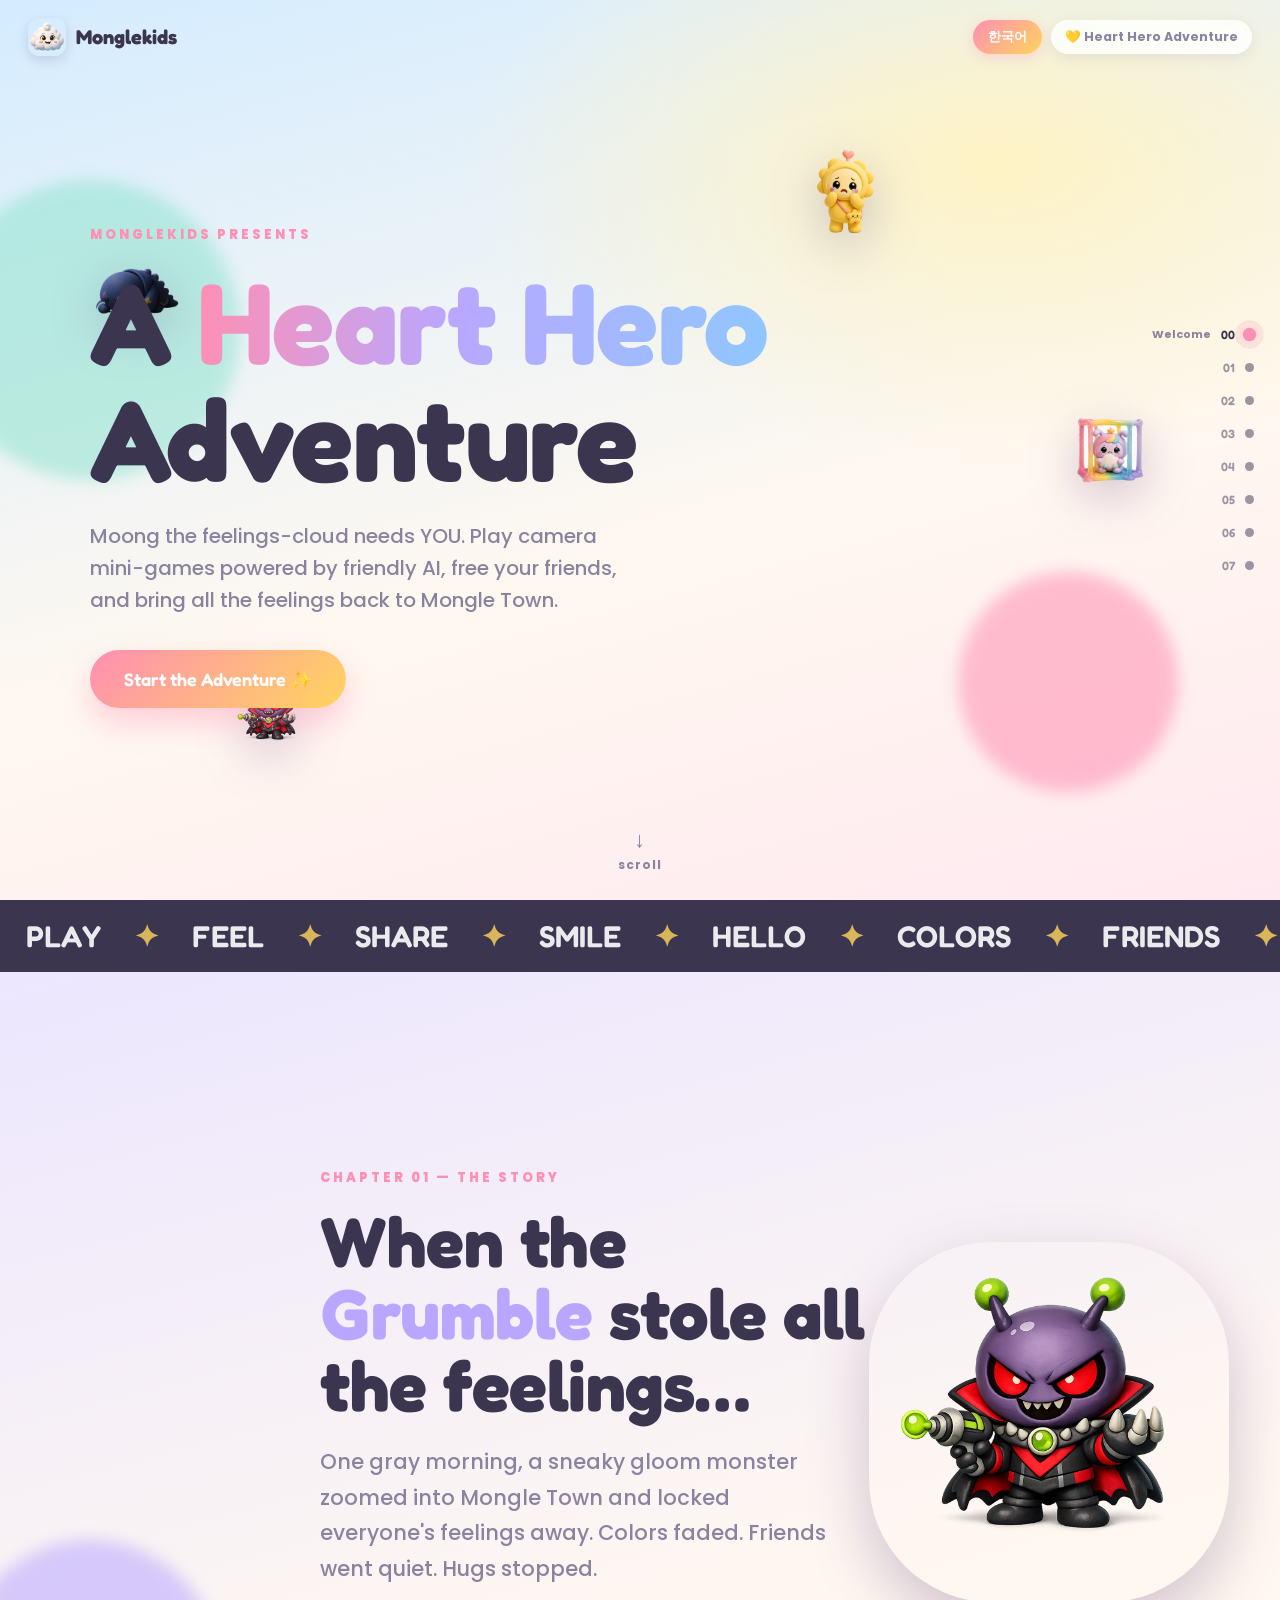
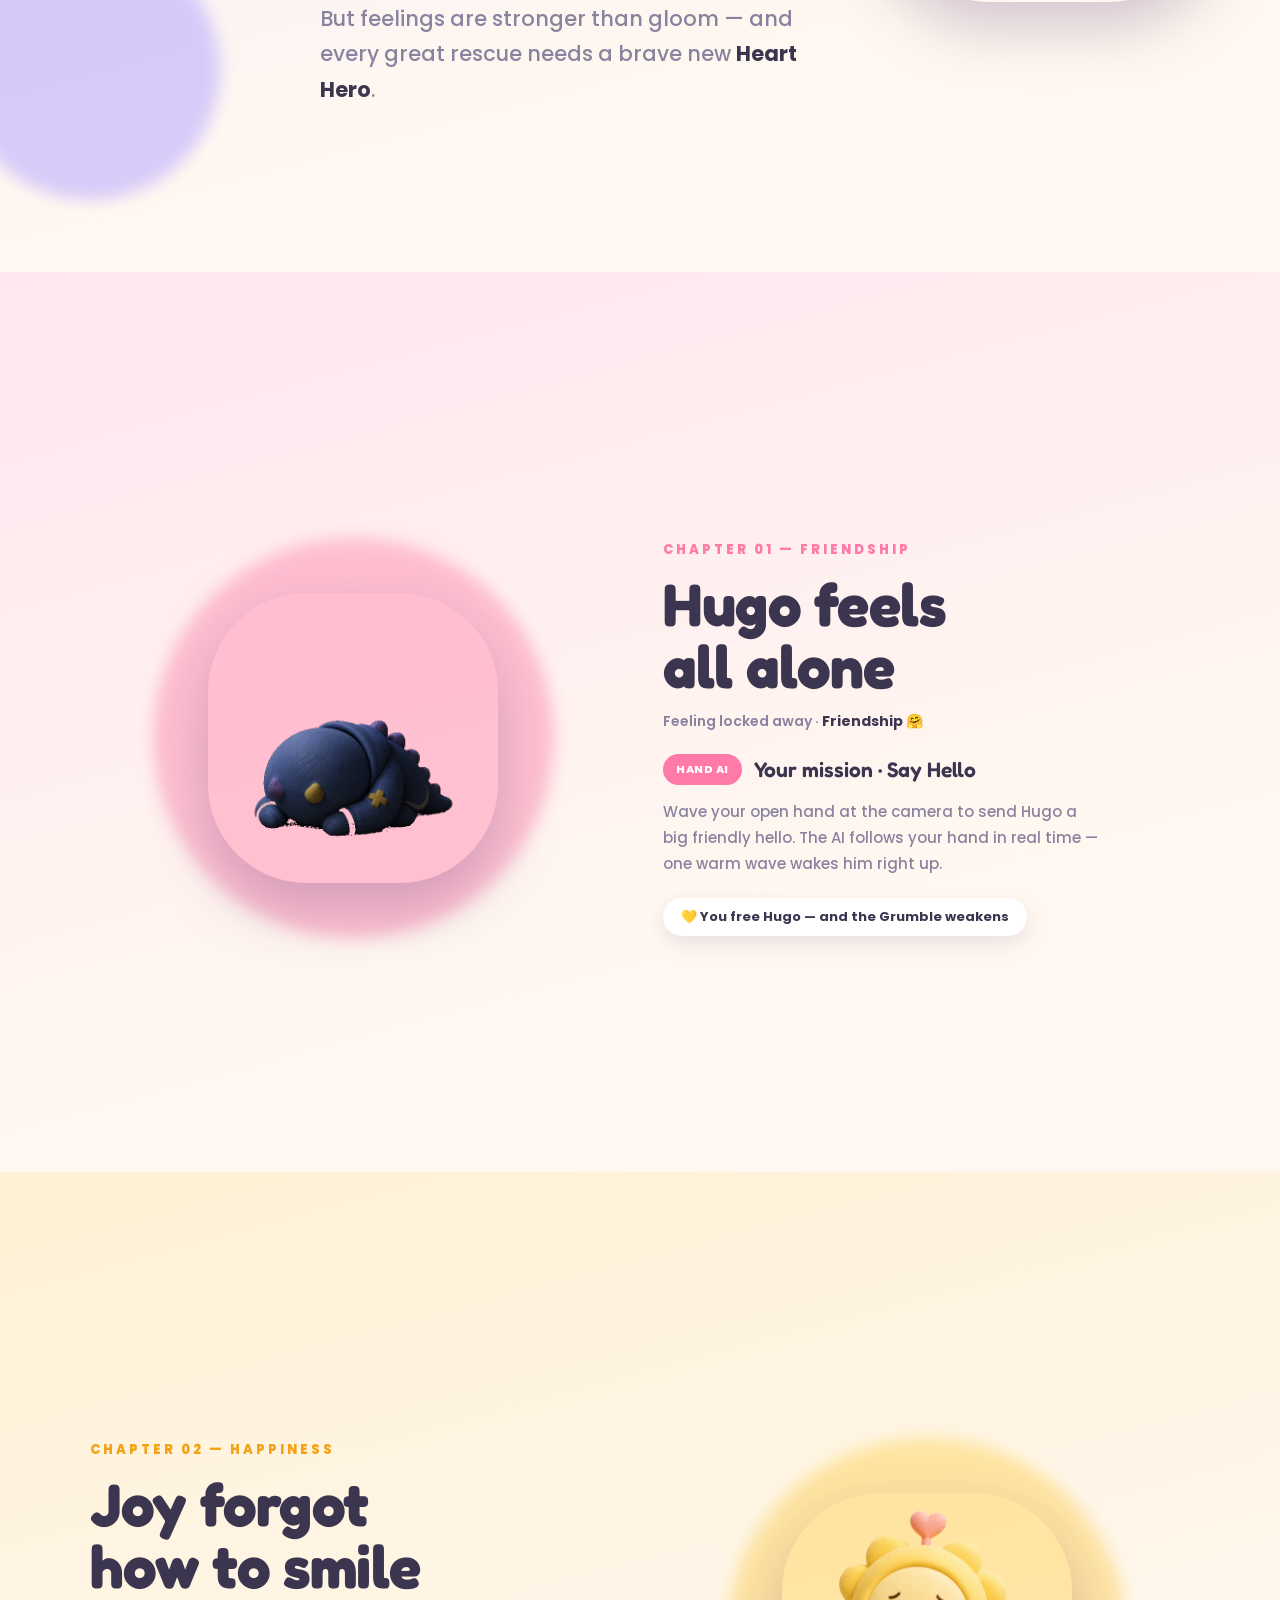
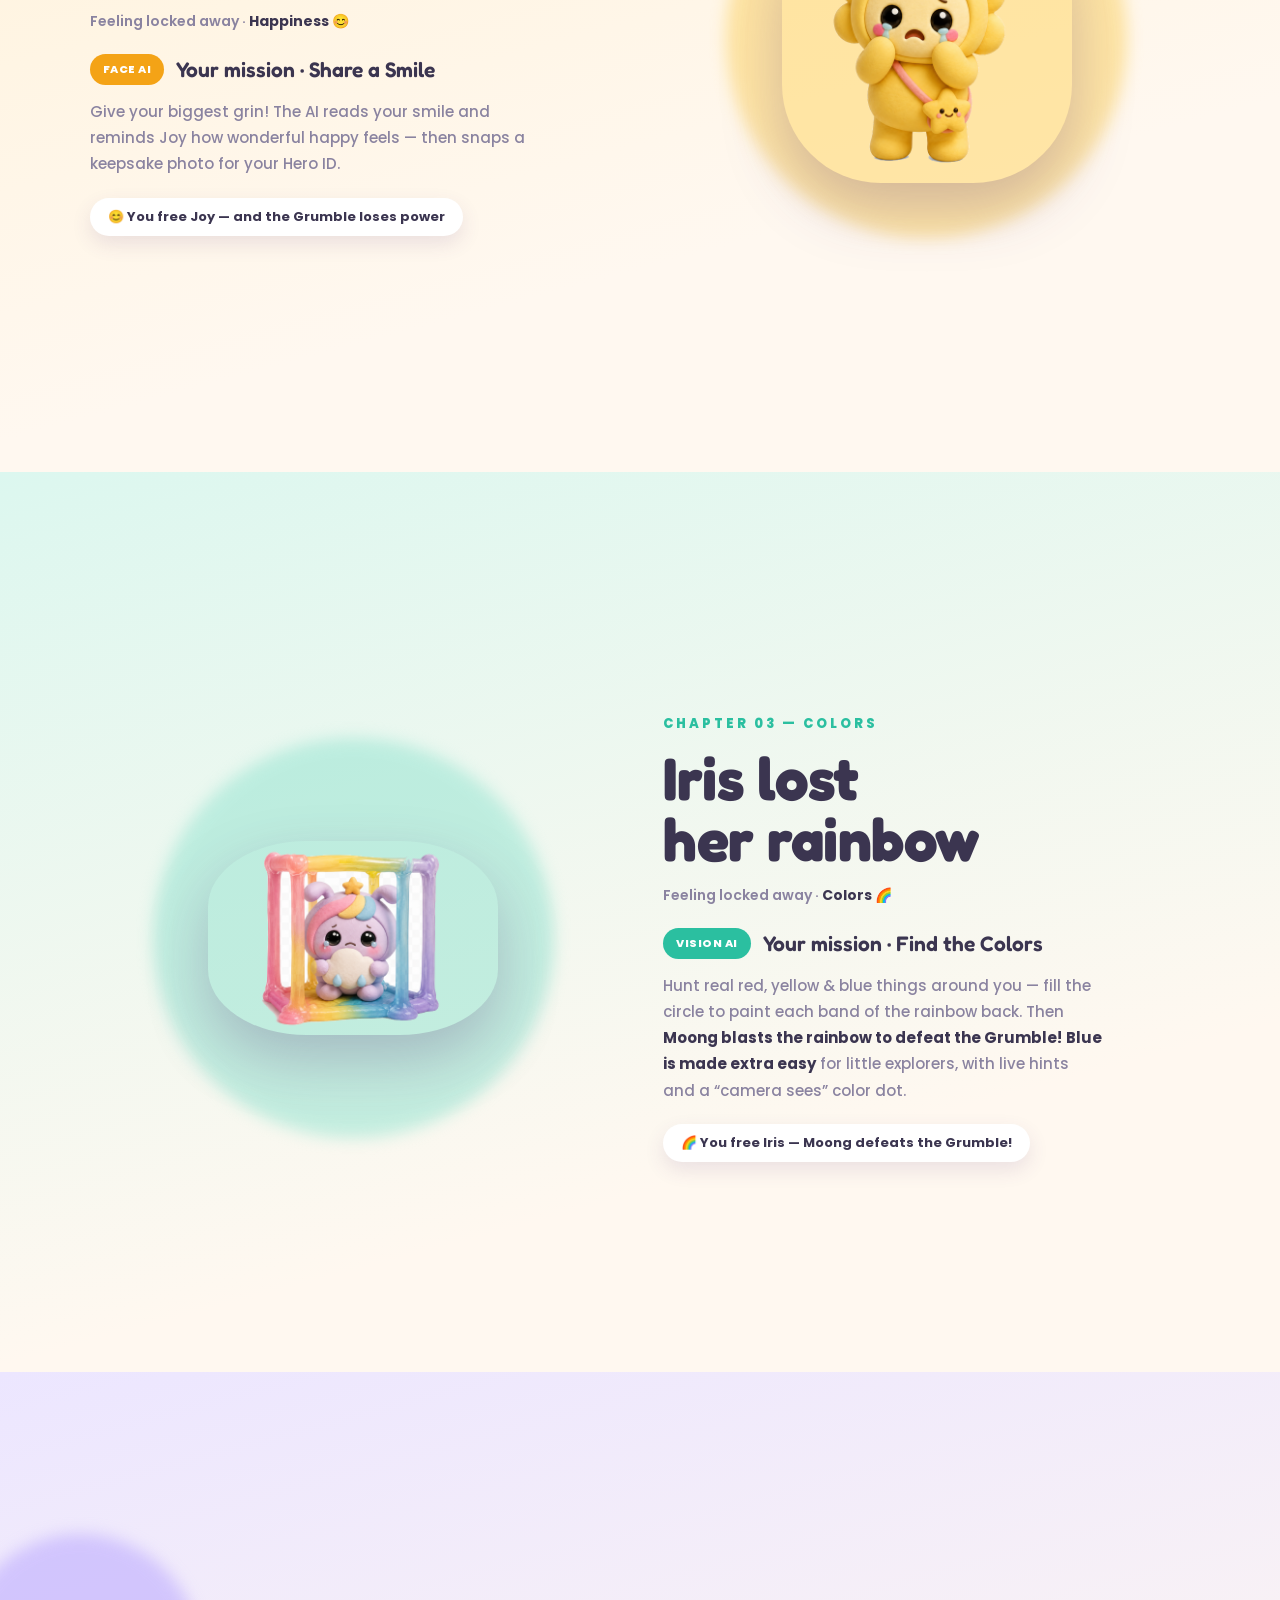
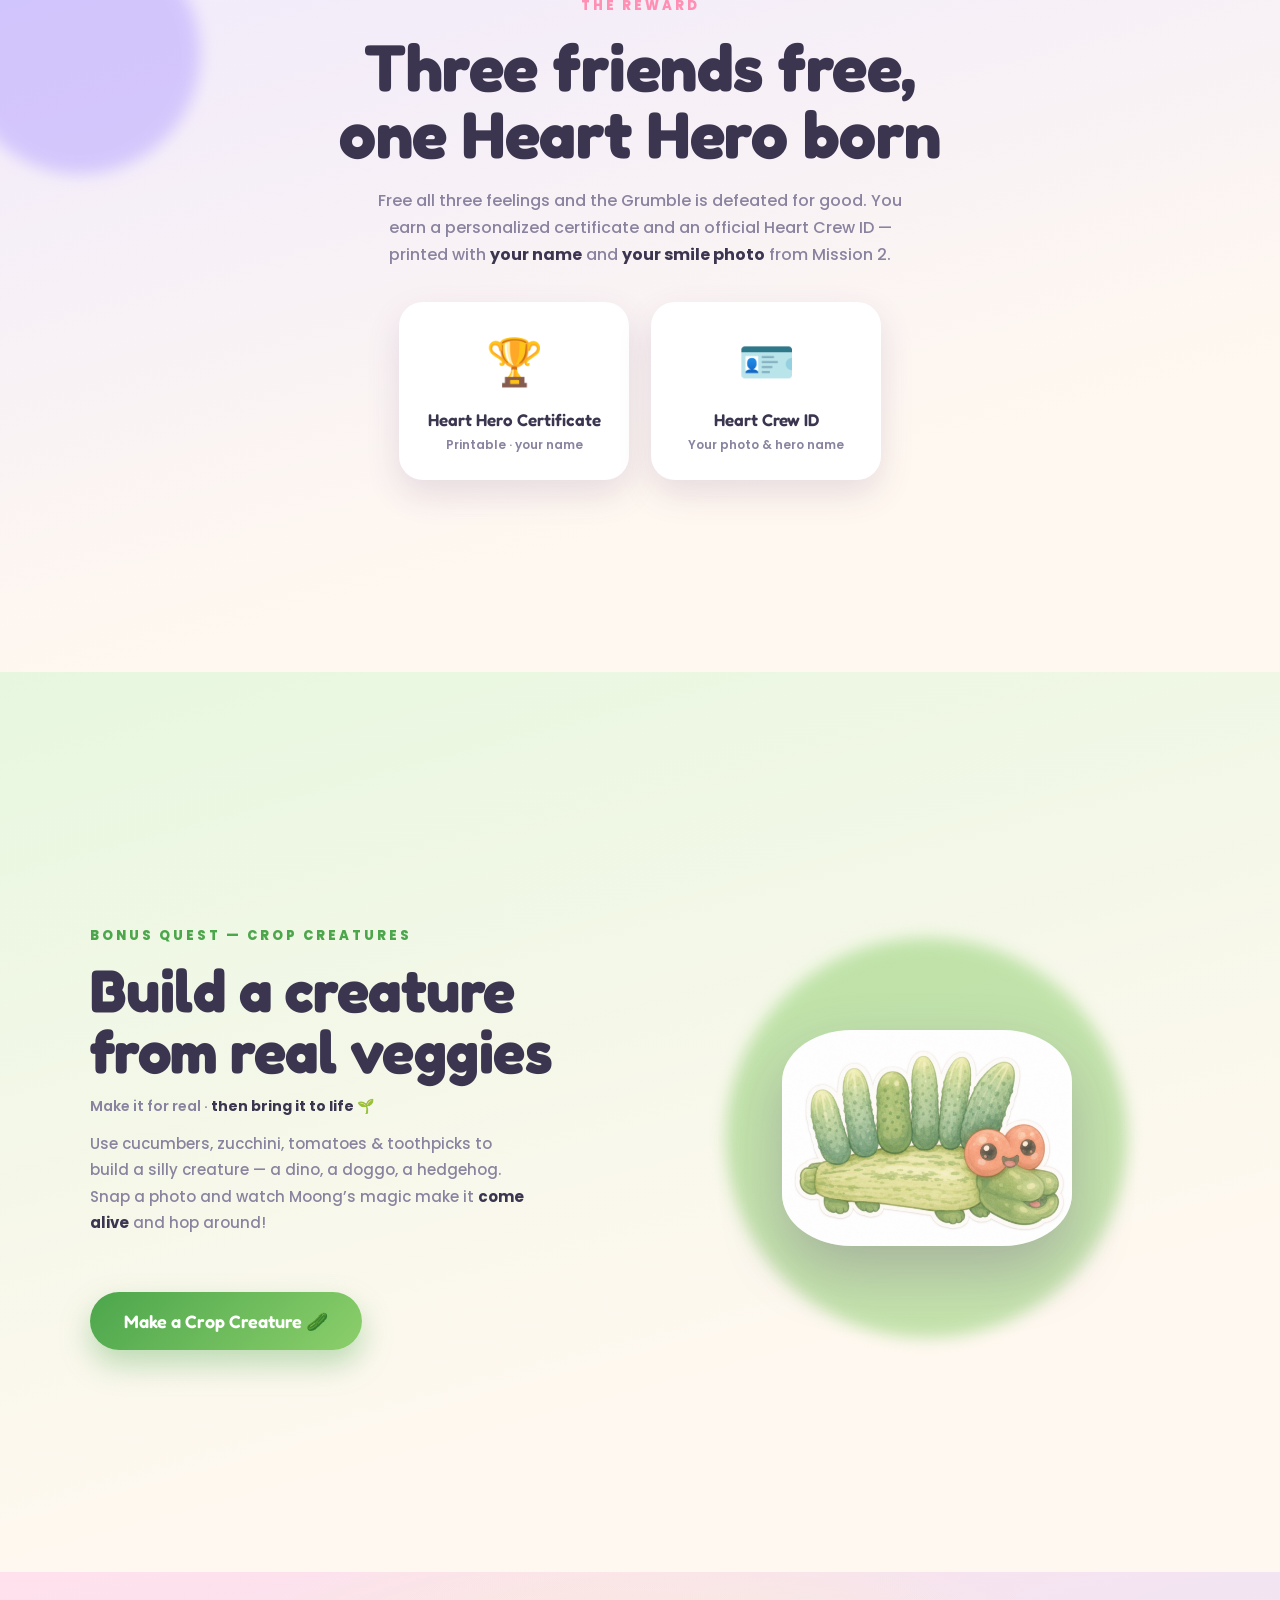
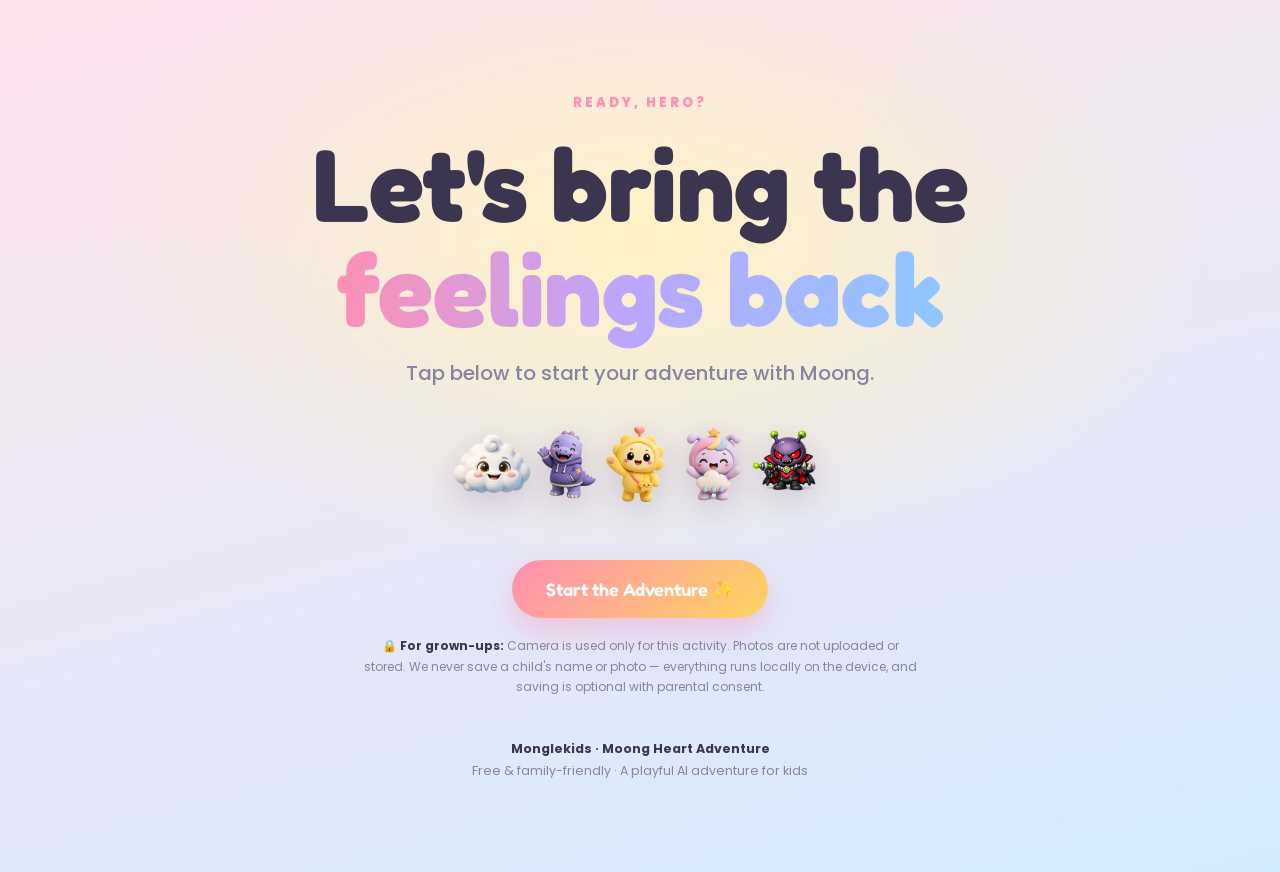
<file: index.html>
<!DOCTYPE html>
<html lang="en">
<head>
<meta charset="UTF-8">
<meta name="viewport" content="width=device-width, initial-scale=1.0">
<meta name="theme-color" content="#bfe3ff">
<title>Monglekids — A Heart Hero Adventure</title>
<link rel="preconnect" href="https://fonts.googleapis.com">
<link rel="preconnect" href="https://fonts.gstatic.com" crossorigin>
<link href="https://fonts.googleapis.com/css2?family=Fredoka:wght@400;500;600;700&family=Poppins:wght@400;500;600;700;800&display=swap" rel="stylesheet">
<style>
  :root{
    --cream:#fff8f0; --sky:#bfe3ff; --sky-d:#8fc7ff; --sun:#ffd45e;
    --peach:#ffb59e; --pink:#ff8fb3; --mint:#8fe3cf; --violet:#b9a7ff;
    --ink:#3b3550; --soft:#8a83a0;
  }
  *{margin:0;padding:0;box-sizing:border-box;}
  html{scroll-behavior:smooth;scroll-snap-type:y proximity;}
  body{font-family:'Poppins',sans-serif;color:var(--ink);background:var(--cream);overflow-x:hidden;}
  h1,h2,h3,.disp{font-family:'Fredoka',sans-serif;font-weight:700;letter-spacing:-.5px;line-height:1.02;}
  a{color:inherit;text-decoration:none;}

  /* progress + nav */
  .progress{position:fixed;top:0;left:0;height:4px;width:0;z-index:60;
    background:linear-gradient(90deg,var(--pink),var(--sun),var(--mint));transition:width .1s linear;}
  .nav{position:fixed;top:0;left:0;right:0;z-index:55;display:flex;align-items:center;justify-content:space-between;
    padding:18px 28px;}
  .nav .logo{display:flex;align-items:center;gap:10px;font-family:'Fredoka';font-weight:700;font-size:20px;}
  .nav .logo img{width:38px;height:38px;border-radius:30%;box-shadow:0 4px 12px rgba(90,58,120,.18);}
  .nav .meta{font-size:12.5px;font-weight:700;color:var(--soft);background:#ffffffcc;backdrop-filter:blur(8px);
    padding:8px 14px;border-radius:999px;box-shadow:0 4px 14px rgba(90,58,120,.1);}
  .lang-btn{font-family:'Fredoka';font-weight:600;font-size:13px;color:#fff;background:linear-gradient(135deg,var(--pink),var(--sun));
    border:none;border-radius:999px;padding:8px 15px;cursor:pointer;box-shadow:0 4px 14px rgba(255,143,179,.3);}
  .lang-btn:active{transform:scale(.96);}
  @media (max-width:560px){ .nav .meta{display:none;} }

  /* side chapter index */
  .index{position:fixed;right:26px;top:50%;transform:translateY(-50%);z-index:55;display:flex;flex-direction:column;gap:16px;}
  .index a{display:flex;align-items:center;gap:10px;justify-content:flex-end;opacity:.5;transition:.35s;}
  .index a .n{font-family:'Fredoka';font-weight:600;font-size:12px;color:var(--ink);}
  .index a .dot{width:9px;height:9px;border-radius:50%;background:var(--ink);transition:.35s;}
  .index a.on{opacity:1;}
  .index a.on .dot{background:var(--pink);transform:scale(1.5);box-shadow:0 0 0 5px rgba(255,143,179,.2);}
  .index a .lbl{font-size:11px;font-weight:700;color:var(--soft);opacity:0;transform:translateX(6px);transition:.35s;white-space:nowrap;}
  .index a:hover .lbl,.index a.on .lbl{opacity:1;transform:none;}

  /* sections */
  section{position:relative;min-height:100svh;scroll-snap-align:start;display:flex;align-items:center;
    padding:96px 7vw 64px;overflow:hidden;}
  .wrap{width:100%;max-width:1120px;margin:0 auto;position:relative;z-index:2;}

  /* floating decorative blobs */
  .blob{position:absolute;border-radius:50%;filter:blur(8px);opacity:.55;z-index:0;animation:drift 14s ease-in-out infinite;}
  @keyframes drift{0%,100%{transform:translate(0,0) scale(1)}50%{transform:translate(20px,-26px) scale(1.08)}}
  .twirl{position:absolute;z-index:0;opacity:.85;animation:bob 5s ease-in-out infinite;}
  @keyframes bob{0%,100%{transform:translateY(0) rotate(-3deg)}50%{transform:translateY(-16px) rotate(3deg)}}

  /* reveal on scroll */
  .reveal{opacity:0;transform:translateY(46px);transition:opacity .8s cubic-bezier(.2,.7,.2,1),transform .8s cubic-bezier(.2,.7,.2,1);}
  .reveal.in{opacity:1;transform:none;}
  .reveal.d1{transition-delay:.08s}.reveal.d2{transition-delay:.16s}.reveal.d3{transition-delay:.24s}.reveal.d4{transition-delay:.32s}

  .eyebrow{font-weight:800;font-size:13px;letter-spacing:3px;text-transform:uppercase;color:var(--pink);margin-bottom:18px;}

  /* HERO */
  #hero{background:
    radial-gradient(70% 55% at 78% 18%, #fff3c4 0%, transparent 60%),
    linear-gradient(165deg,#d4ecff 0%, #fff8f0 58%, #ffe9f0 100%);}
  #hero h1{font-size:clamp(48px,9vw,128px);}
  #hero h1 .grad{background:linear-gradient(95deg,var(--pink),var(--violet) 45%,var(--sky-d));-webkit-background-clip:text;background-clip:text;color:transparent;}
  #hero .sub{font-size:clamp(15px,1.8vw,20px);color:var(--soft);max-width:540px;margin-top:22px;line-height:1.6;font-weight:500;}
  .hero-cast{position:absolute;inset:0;z-index:1;pointer-events:none;}
  .hero-cast img{position:absolute;filter:drop-shadow(0 14px 24px rgba(90,58,120,.28));}
  .cta{display:inline-flex;align-items:center;gap:10px;margin-top:34px;padding:18px 34px;border-radius:999px;
    font-family:'Fredoka';font-weight:600;font-size:18px;color:#fff;
    background:linear-gradient(135deg,var(--pink),var(--sun));box-shadow:0 14px 30px rgba(255,143,179,.4);
    transition:transform .25s,box-shadow .25s;}
  .cta:hover{transform:translateY(-3px) scale(1.03);box-shadow:0 20px 40px rgba(255,143,179,.5);}
  .cta.ghost{background:#fff;color:var(--ink);box-shadow:0 10px 24px rgba(90,58,120,.12);}
  .scrollcue{position:absolute;bottom:26px;left:50%;transform:translateX(-50%);z-index:3;color:var(--soft);
    font-size:12px;font-weight:700;letter-spacing:1px;text-align:center;animation:bob 2.4s ease-in-out infinite;}
  .scrollcue .m{font-size:22px;display:block;}

  /* marquee strip */
  .strip{background:var(--ink);color:#fff;padding:18px 0;overflow:hidden;white-space:nowrap;min-height:auto;}
  .strip .track{display:inline-block;animation:marq 22s linear infinite;}
  .strip span{font-family:'Fredoka';font-weight:600;font-size:30px;margin:0 26px;opacity:.9;}
  .strip span .e{color:var(--sun);}
  @keyframes marq{to{transform:translateX(-50%)}}

  /* STORY */
  #story{background:linear-gradient(165deg,#ece6ff 0%, #fff8f0 70%);}
  #story h2{font-size:clamp(34px,5.5vw,72px);max-width:14ch;}
  #story .lead{font-size:clamp(16px,2vw,21px);color:var(--soft);max-width:520px;margin-top:22px;line-height:1.7;font-weight:500;}
  #story .grumble{position:absolute;right:4vw;top:50%;transform:translateY(-50%);width:min(38vw,360px);
    border-radius:34%;box-shadow:0 24px 60px rgba(90,58,120,.28);z-index:1;}

  /* FRIENDS */
  #friends{background:linear-gradient(165deg,#dff7f0 0%,#fff8f0 75%);}
  .friends-head{display:flex;align-items:flex-end;justify-content:space-between;flex-wrap:wrap;gap:16px;margin-bottom:42px;}
  #friends h2{font-size:clamp(34px,5.5vw,68px);}
  .cards{display:grid;grid-template-columns:repeat(4,1fr);gap:20px;}
  .card{background:#fff;border-radius:28px;padding:24px 18px;text-align:center;box-shadow:0 12px 30px rgba(90,58,120,.1);
    transition:transform .35s cubic-bezier(.2,.7,.2,1),box-shadow .35s;cursor:default;}
  .card:hover{transform:translateY(-10px) rotate(-1.5deg);box-shadow:0 24px 50px rgba(90,58,120,.18);}
  .card img{width:108px;height:108px;border-radius:32%;object-fit:cover;box-shadow:0 8px 20px rgba(90,58,120,.16);animation:bob 4s ease-in-out infinite;}
  .card:nth-child(2) img{animation-delay:.4s}.card:nth-child(3) img{animation-delay:.8s}.card:nth-child(4) img{animation-delay:1.2s}
  .card h3{font-size:22px;margin-top:16px;}
  .card .role{font-size:12.5px;font-weight:700;color:var(--pink);margin-top:4px;letter-spacing:.5px;}
  .card p{font-size:12.5px;color:var(--soft);margin-top:10px;line-height:1.55;}

  /* EXPERIENCE */
  #play{background:linear-gradient(165deg,#fff0d6 0%,#fff8f0 70%);}
  .play-grid{display:grid;grid-template-columns:1.1fr 1fr;gap:50px;align-items:center;}
  #play h2{font-size:clamp(32px,5vw,64px);}
  .steps{margin-top:28px;display:flex;flex-direction:column;gap:14px;}
  .step{display:flex;gap:16px;align-items:center;background:#fff;border-radius:20px;padding:16px 18px;box-shadow:0 8px 22px rgba(90,58,120,.08);}
  .step .num{font-family:'Fredoka';font-weight:700;font-size:26px;color:#fff;width:46px;height:46px;flex-shrink:0;border-radius:14px;
    display:flex;align-items:center;justify-content:center;}
  .step:nth-child(1) .num{background:var(--pink)}.step:nth-child(2) .num{background:var(--sun)}.step:nth-child(3) .num{background:var(--mint)}
  .step b{font-family:'Fredoka';font-weight:600;font-size:17px;}
  .step p{font-size:12.5px;color:var(--soft);margin-top:2px;}
  .phone{justify-self:center;width:min(74vw,300px);aspect-ratio:9/18.5;border-radius:42px;background:#fff;
    border:10px solid var(--ink);box-shadow:0 30px 70px rgba(90,58,120,.28);position:relative;overflow:hidden;
    display:flex;flex-direction:column;align-items:center;justify-content:center;gap:14px;
    background:radial-gradient(80% 50% at 50% 12%,#fff3c4,transparent),linear-gradient(170deg,#d4ecff,#ffe9f0);}
  .phone .pill{position:absolute;top:14px;left:50%;transform:translateX(-50%);width:80px;height:7px;border-radius:99px;background:var(--ink);opacity:.25;}
  .phone img{width:118px;height:118px;border-radius:34%;box-shadow:0 12px 26px rgba(90,58,120,.2);animation:bob 3.4s ease-in-out infinite;}
  .phone .tag{font-family:'Fredoka';font-weight:600;font-size:16px;}
  .phone .ai{font-size:11px;font-weight:700;color:#fff;background:var(--violet);padding:5px 12px;border-radius:999px;}

  /* CHAPTERS (story ↔ mission) */
  .chapter .wrap{display:grid;grid-template-columns:1fr 1fr;gap:46px;align-items:center;}
  .chapter.flip .ch-visual{order:2;}
  .ch-visual{position:relative;display:flex;align-items:center;justify-content:center;min-height:300px;}
  .ch-visual .bignum{position:absolute;font-family:'Fredoka';font-weight:700;font-size:clamp(150px,24vw,300px);color:var(--ac);opacity:.16;display:none;z-index:0;line-height:1;}
  .ch-blob{position:absolute;width:76%;aspect-ratio:1;border-radius:50%;filter:blur(8px);opacity:.5;z-index:1;animation:drift 12s ease-in-out infinite;}
  .ch-visual .friend{width:min(44vw,290px);border-radius:34%;object-fit:cover;box-shadow:0 26px 60px rgba(90,58,120,.28);position:relative;z-index:2;animation:bob 4.5s ease-in-out infinite;}
  .ch-eyebrow{font-weight:800;font-size:13px;letter-spacing:3px;text-transform:uppercase;margin-bottom:14px;}
  .chapter h2{font-size:clamp(30px,4.8vw,60px);}
  .lost{display:block;margin-top:14px;font-weight:600;color:var(--soft);font-size:14px;}
  .lost b{color:var(--ink);}
  .mission-row{margin-top:22px;display:flex;align-items:center;gap:12px;flex-wrap:wrap;}
  .ai-badge{font-size:11px;font-weight:800;color:#fff;padding:7px 13px;border-radius:999px;letter-spacing:.5px;}
  .mission-name{font-family:'Fredoka';font-weight:600;font-size:21px;}
  .how{margin-top:14px;color:var(--soft);font-size:15px;line-height:1.75;max-width:440px;font-weight:500;}
  .restored{margin-top:20px;display:inline-flex;align-items:center;gap:8px;background:#fff;border-radius:999px;padding:9px 18px;
    font-weight:700;font-size:13px;box-shadow:0 8px 20px rgba(90,58,120,.12);}
  /* REWARD */
  .reward-cards{display:flex;gap:22px;justify-content:center;flex-wrap:wrap;margin-top:34px;}
  .rcard{background:#fff;border-radius:24px;padding:26px 28px;min-width:230px;box-shadow:0 14px 34px rgba(90,58,120,.14);
    display:flex;flex-direction:column;align-items:center;gap:6px;}
  .rcard .rc-top{font-size:46px;margin-bottom:6px;}
  .rcard b{font-family:'Fredoka';font-weight:600;font-size:17px;}
  .rcard span{font-size:12px;color:var(--soft);font-weight:600;}
  @media (max-width:860px){ .chapter .wrap{grid-template-columns:1fr;gap:24px;} .chapter.flip .ch-visual{order:0;} .ch-visual{min-height:220px;} }
  @media (max-width:560px){
    .nav{padding:14px 16px;}
    #hero h1{font-size:clamp(40px,13vw,66px);}
    #hero .sub{font-size:14px;}
    .hero-cast img:nth-child(3),.hero-cast img:nth-child(4){display:none;}
    .strip span{font-size:22px;margin:0 16px;}
    .ch-visual .friend{width:min(62vw,240px);}
    .chapter h2,#story h2,#reward h2,#go h2{font-size:clamp(28px,8vw,46px);}
    section{padding:84px 6vw 52px;}
    .go-cast img{width:62px;height:62px;}
  }

  /* CTA */
  #go{background:radial-gradient(75% 60% at 50% 30%,#fff3c4 0%,transparent 60%),linear-gradient(165deg,#ffe1ec,#d4ecff);
    text-align:center;flex-direction:column;justify-content:center;}
  #go h2{font-size:clamp(40px,8vw,104px);}
  #go h2 .grad{background:linear-gradient(95deg,var(--pink),var(--violet),var(--sky-d));-webkit-background-clip:text;background-clip:text;color:transparent;}
  #go .sub{color:var(--soft);font-size:clamp(15px,2vw,20px);margin-top:18px;font-weight:500;}
  .go-cast{display:flex;gap:-10px;justify-content:center;margin:34px 0 6px;}
  .go-cast img{width:86px;height:86px;object-fit:contain;margin:0 -6px;
    filter:drop-shadow(0 8px 16px rgba(90,58,120,.22));animation:bob 4s ease-in-out infinite;}
  .go-cast img:nth-child(2){animation-delay:.3s}.go-cast img:nth-child(3){animation-delay:.6s}
  .go-cast img:nth-child(4){animation-delay:.9s}.go-cast img:nth-child(5){animation-delay:1.2s}
  footer{margin-top:40px;font-size:12.5px;color:var(--soft);line-height:1.8;}
  footer b{color:var(--ink);}

  @media (max-width:860px){
    .index{display:none;}
    .cards{grid-template-columns:repeat(2,1fr);}
    .play-grid{grid-template-columns:1fr;gap:32px;}
    #story .grumble{position:static;transform:none;width:min(60vw,260px);margin-top:28px;}
    section{padding:90px 7vw 56px;}
  }
</style>
</head>
<body>

<div class="progress" id="progress"></div>

<nav class="nav">
  <a class="logo" href="#hero"><img src="assets/characters/mungi.png" alt="">Monglekids</a>
  <div style="display:flex;gap:9px;align-items:center;">
    <button id="langToggle" class="lang-btn">한국어</button>
    <span class="meta">💛 Heart Hero Adventure</span>
  </div>
</nav>

<div class="index" id="index">
  <a href="#hero"  data-s="hero"><span class="lbl">Welcome</span><span class="n">00</span><span class="dot"></span></a>
  <a href="#story" data-s="story"><span class="lbl">The Story</span><span class="n">01</span><span class="dot"></span></a>
  <a href="#ch1"   data-s="ch1"><span class="lbl">Hugo · Hello</span><span class="n">02</span><span class="dot"></span></a>
  <a href="#ch2"   data-s="ch2"><span class="lbl">Joy · Smile</span><span class="n">03</span><span class="dot"></span></a>
  <a href="#ch3"   data-s="ch3"><span class="lbl">Iris · Colors</span><span class="n">04</span><span class="dot"></span></a>
  <a href="#reward"data-s="reward"><span class="lbl">Reward</span><span class="n">05</span><span class="dot"></span></a>
  <a href="#bonus" data-s="bonus"><span class="lbl">Crop Creatures</span><span class="n">06</span><span class="dot"></span></a>
  <a href="#go"    data-s="go"><span class="lbl">Start</span><span class="n">07</span><span class="dot"></span></a>
</div>

<!-- 00 HERO -->
<section id="hero">
  <div class="blob" style="width:300px;height:300px;background:var(--mint);left:-60px;top:20%;"></div>
  <div class="blob" style="width:220px;height:220px;background:var(--pink);right:8%;bottom:12%;animation-delay:3s;"></div>
  <div class="hero-cast" id="heroCast">
    <img src="assets/characters/hugo.png"  style="width:120px;left:6%;top:24%"  data-depth="0.5">
    <img src="assets/characters/joy.png"   style="width:96px;right:30%;top:16%" data-depth="0.9">
    <img src="assets/characters/iris.png"  style="width:108px;right:9%;top:46%" data-depth="0.7">
    <img src="assets/characters/grumble.png" style="width:80px;left:18%;bottom:16%" data-depth="1.1">
  </div>
  <div class="wrap">
    <div class="eyebrow reveal in">Monglekids presents</div>
    <h1 class="reveal in d1">A <span class="grad">Heart Hero</span><br>Adventure</h1>
    <p class="sub reveal in d2">Moong the feelings-cloud needs YOU. Play camera mini-games powered by friendly AI,
      free your friends, and bring all the feelings back to Mongle Town.</p>
    <a class="cta reveal in d3" href="monggle_event.html">Start the Adventure ✨</a>
  </div>
  <div class="scrollcue"><span class="m">↓</span>scroll</div>
</section>

<!-- marquee -->
<section class="strip">
  <div class="track">
    <span>PLAY <span class="e">✦</span> FEEL <span class="e">✦</span> SHARE <span class="e">✦</span> SMILE <span class="e">✦</span> HELLO <span class="e">✦</span> COLORS <span class="e">✦</span> FRIENDS <span class="e">✦</span> </span>
    <span>PLAY <span class="e">✦</span> FEEL <span class="e">✦</span> SHARE <span class="e">✦</span> SMILE <span class="e">✦</span> HELLO <span class="e">✦</span> COLORS <span class="e">✦</span> FRIENDS <span class="e">✦</span> </span>
  </div>
</section>

<!-- 01 STORY -->
<section id="story">
  <div class="blob" style="width:260px;height:260px;background:var(--violet);left:-40px;bottom:8%;"></div>
  <img class="grumble twirl reveal" src="assets/characters/grumble.png" alt="The Grumble">
  <div class="wrap" style="max-width:640px;">
    <div class="eyebrow reveal">Chapter 01 — The Story</div>
    <h2 class="reveal d1">When the <span style="color:var(--violet)">Grumble</span> stole all the feelings…</h2>
    <p class="lead reveal d2">One gray morning, a sneaky gloom monster zoomed into Mongle Town and locked everyone's feelings away. Colors faded. Friends went quiet. Hugs stopped.</p>
    <p class="lead reveal d3" style="margin-top:14px;">But feelings are stronger than gloom — and every great rescue needs
      a brave new <b style="color:var(--ink)">Heart Hero</b>.</p>
  </div>
</section>

<!-- 02 CHAPTER 1 · Hugo / Say Hello -->
<section id="ch1" class="chapter" style="--ac:#ff7aa8;background:linear-gradient(165deg,#ffe6ef 0%,#fff8f0 70%);">
  <div class="wrap">
    <div class="ch-visual reveal">
      <div class="bignum">01</div>
      <div class="ch-blob" style="background:#ff8fb3;"></div>
      <img class="friend" src="assets/characters/hugo.png" alt="Hugo">
    </div>
    <div class="ch-text">
      <div class="ch-eyebrow reveal" style="color:var(--ac)">Chapter 01 — Friendship</div>
      <h2 class="reveal d1">Hugo feels<br>all alone</h2>
      <div class="lost reveal d1">Feeling locked away · <b>Friendship 🤗</b></div>
      <div class="mission-row reveal d2">
        <span class="ai-badge" style="background:var(--ac)">HAND AI</span>
        <span class="mission-name">Your mission · Say Hello</span>
      </div>
      <p class="how reveal d2">Wave your open hand at the camera to send Hugo a big friendly hello. The AI follows your hand in real time — one warm wave wakes him right up.</p>
      <div class="restored reveal d3">💛 You free Hugo — and the Grumble weakens</div>
    </div>
  </div>
</section>

<!-- 03 CHAPTER 2 · Joy / Share a Smile -->
<section id="ch2" class="chapter flip" style="--ac:#f4a316;background:linear-gradient(165deg,#fff1d4 0%,#fff8f0 70%);">
  <div class="wrap">
    <div class="ch-visual reveal">
      <div class="bignum">02</div>
      <div class="ch-blob" style="background:#ffd45e;"></div>
      <img class="friend" src="assets/characters/joy.png" alt="Joy">
    </div>
    <div class="ch-text">
      <div class="ch-eyebrow reveal" style="color:var(--ac)">Chapter 02 — Happiness</div>
      <h2 class="reveal d1">Joy forgot<br>how to smile</h2>
      <div class="lost reveal d1">Feeling locked away · <b>Happiness 😊</b></div>
      <div class="mission-row reveal d2">
        <span class="ai-badge" style="background:var(--ac)">FACE AI</span>
        <span class="mission-name">Your mission · Share a Smile</span>
      </div>
      <p class="how reveal d2">Give your biggest grin! The AI reads your smile and reminds Joy how wonderful happy feels — then snaps a keepsake photo for your Hero ID.</p>
      <div class="restored reveal d3">😊 You free Joy — and the Grumble loses power</div>
    </div>
  </div>
</section>

<!-- 04 CHAPTER 3 · Iris / Find the Colors -->
<section id="ch3" class="chapter" style="--ac:#2bbfa0;background:linear-gradient(165deg,#dcf7ef 0%,#fff8f0 72%);">
  <div class="wrap">
    <div class="ch-visual reveal">
      <div class="bignum">03</div>
      <div class="ch-blob" style="background:#8fe3cf;"></div>
      <img class="friend" src="assets/characters/iris.png" alt="Iris">
    </div>
    <div class="ch-text">
      <div class="ch-eyebrow reveal" style="color:var(--ac)">Chapter 03 — Colors</div>
      <h2 class="reveal d1">Iris lost<br>her rainbow</h2>
      <div class="lost reveal d1">Feeling locked away · <b>Colors 🌈</b></div>
      <div class="mission-row reveal d2">
        <span class="ai-badge" style="background:var(--ac)">VISION AI</span>
        <span class="mission-name">Your mission · Find the Colors</span>
      </div>
      <p class="how reveal d2">Hunt real red, yellow &amp; blue things around you — fill the circle to paint each band of the rainbow back. Then <b style="color:var(--ink)">Moong blasts the rainbow to defeat the Grumble!</b> <b style="color:var(--ink)">Blue is made extra easy</b> for little explorers, with live hints and a “camera sees” color dot.</p>
      <div class="restored reveal d3">🌈 You free Iris — Moong defeats the Grumble!</div>
    </div>
  </div>
</section>

<!-- 05 REWARD -->
<section id="reward" style="background:linear-gradient(165deg,#ece6ff 0%,#fff8f0 75%);">
  <div class="blob" style="width:240px;height:240px;background:var(--violet);left:-40px;top:18%;"></div>
  <div class="wrap" style="text-align:center;max-width:880px;">
    <div class="eyebrow reveal" style="text-align:center;">The Reward</div>
    <h2 class="reveal d1" style="font-size:clamp(32px,5.4vw,66px);">Three friends free,<br>one Heart Hero born</h2>
    <p class="reveal d2" style="color:var(--soft);max-width:540px;margin:18px auto 0;font-weight:500;line-height:1.7;">
      Free all three feelings and the Grumble is defeated for good. You earn a personalized certificate and an
      official Heart Crew ID — printed with <b style="color:var(--ink)">your name</b> and <b style="color:var(--ink)">your smile photo</b> from Mission 2.</p>
    <div class="reward-cards">
      <div class="rcard reveal d2"><div class="rc-top">🏆</div><b>Heart Hero Certificate</b><span>Printable · your name</span></div>
      <div class="rcard reveal d3"><div class="rc-top">🪪</div><b>Heart Crew ID</b><span>Your photo &amp; hero name</span></div>
    </div>
  </div>
</section>

<!-- 06 BONUS · Crop Creatures -->
<section id="bonus" class="chapter flip" style="--ac:#4ca64c;background:linear-gradient(165deg,#e7f7df 0%,#fff8f0 72%);">
  <div class="wrap">
    <div class="ch-visual reveal">
      <div class="bignum">＋</div>
      <div class="ch-blob" style="background:#8ccf6b;"></div>
      <img class="friend" src="assets/crop/creature.jpg" alt="Crop creature" style="border-radius:24%;">
    </div>
    <div class="ch-text">
      <div class="ch-eyebrow reveal" style="color:var(--ac)">Bonus Quest — Crop Creatures</div>
      <h2 class="reveal d1">Build a creature<br>from real veggies</h2>
      <div class="lost reveal d1">Make it for real · <b>then bring it to life 🌱</b></div>
      <p class="how reveal d2">Use cucumbers, zucchini, tomatoes &amp; toothpicks to build a silly creature — a dino, a doggo, a hedgehog. Snap a photo and watch Moong’s magic make it <b style="color:var(--ink)">come alive</b> and hop around!</p>
      <div class="reveal d3" style="margin-top:22px;">
        <a class="cta" href="crop_creature.html" style="background:linear-gradient(135deg,#4ca64c,#8ccf6b);box-shadow:0 14px 30px rgba(76,166,76,.36);">Make a Crop Creature 🥒</a>
      </div>
    </div>
  </div>
</section>

<!-- 07 CTA -->
<section id="go">
  <div class="wrap">
    <div class="eyebrow reveal" style="text-align:center;">Ready, Hero?</div>
    <h2 class="reveal d1">Let's bring the<br><span class="grad">feelings back</span></h2>
    <p class="sub reveal d2">Tap below to start your adventure with Moong.</p>
    <div class="go-cast reveal d2">
      <img src="assets/characters/mungi.png"><img src="assets/characters/hugo_free.png">
      <img src="assets/characters/joy_free.png"><img src="assets/characters/iris_free.png">
      <img src="assets/characters/grumble_happy.png">
    </div>
    <div class="reveal d3" style="margin-top:18px;">
      <a class="cta" href="monggle_event.html">Start the Adventure ✨</a>
    </div>
    <p class="reveal d3" style="font-size:12px;color:var(--soft);margin:18px auto 0;max-width:560px;line-height:1.7;">
      🔒 <b style="color:var(--ink)">For grown-ups:</b> Camera is used only for this activity. Photos are not uploaded or stored.
      We never save a child's name or photo — everything runs locally on the device, and saving is optional with parental consent.</p>
    <footer class="reveal d3">
      <b>Monglekids · Moong Heart Adventure</b><br>
      Free & family-friendly · A playful AI adventure for kids<br>
    </footer>
  </div>
</section>

<script>
/* progress bar */
const progress=document.getElementById('progress');
function onScroll(){
  const h=document.documentElement;
  const p=h.scrollTop/(h.scrollHeight-h.clientHeight);
  progress.style.width=(p*100)+'%';
  // hero parallax
  const y=h.scrollTop;
  document.querySelectorAll('#heroCast img').forEach(img=>{
    const d=parseFloat(img.dataset.depth||1);
    img.style.transform=`translateY(${y*d*0.18}px)`;
  });
}
addEventListener('scroll',()=>requestAnimationFrame(onScroll),{passive:true}); onScroll();

/* reveal on scroll */
const ro=new IntersectionObserver((es)=>{
  es.forEach(e=>{ if(e.isIntersecting){ e.target.classList.add('in'); ro.unobserve(e.target); } });
},{threshold:.18});
document.querySelectorAll('.reveal:not(.in)').forEach(el=>ro.observe(el));

/* active chapter index */
const links=[...document.querySelectorAll('.index a')];
const byId=id=>links.find(l=>l.dataset.s===id);
const ao=new IntersectionObserver((es)=>{
  es.forEach(e=>{ if(e.isIntersecting){ links.forEach(l=>l.classList.remove('on')); const a=byId(e.target.id); if(a)a.classList.add('on'); } });
},{threshold:.5});
['hero','story','ch1','ch2','ch3','reward','bonus','go'].forEach(id=>{ const s=document.getElementById(id); if(s) ao.observe(s); });

/* analytics: capture QR/NFC source (?src=nfc) and carry it into the experiences */
const qs=location.search;
const SRC=new URLSearchParams(qs).get('src')||'direct';
window.dataLayer=window.dataLayer||[]; window.dataLayer.push({event:'landing_open',src:SRC});
if(qs){ document.querySelectorAll('a[href="monggle_event.html"],a[href="crop_creature.html"]').forEach(a=>{ a.href=a.getAttribute('href')+qs; }); }
</script>
<script>
(function(){
  const KO={
    'nav .meta':`💛 하트 히어로 어드벤처`,
    '#hero .eyebrow':`몽글키즈 프레젠츠`,
    '#hero h1':`<span class="grad">하트 히어로</span><br>어드벤처`,
    '#hero .sub':`감정 구름 뭉이에게 네가 필요해! 친근한 AI 카메라 미니게임을 즐기고, 친구들을 구하고, 몽글 마을에 모든 감정을 되찾아 줘.`,
    '#hero .cta':`모험 시작하기 ✨`,
    '#hero .scrollcue':`<span class="m">↓</span>스크롤`,
    '#story .eyebrow':`챕터 01 — 이야기`,
    '#story h2':`<span style="color:var(--violet)">그럼블</span>이 모든 감정을 훔쳤을 때…`,
    '#story p.lead:first-of-type':`어느 흐린 아침, 음침한 괴물이 몽글 마을에 들이닥쳐 모두의 감정을 가둬버렸어요. 색이 사라지고, 친구들은 조용해지고, 포옹도 멈췄죠.`,
    '#story p.lead:last-of-type':`하지만 감정은 우울함보다 강해요 — 모든 멋진 구출엔 용감한 새 <b style="color:var(--ink)">하트 히어로</b>가 필요하죠.`,
    '#ch1 .ch-eyebrow':`챕터 01 — 우정`,
    '#ch1 h2':`휴고가<br>외로워해요`,
    '#ch1 .lost':`갇힌 감정 · <b>우정 🤗</b>`,
    '#ch1 .mission-name':`미션 · 인사하기`,
    '#ch1 .how':`카메라에 손을 펴서 흔들어 휴고에게 반갑게 인사해요. AI가 실시간으로 손을 따라가요 — 따뜻한 손 인사 한 번이면 휴고가 깨어나요.`,
    '#ch1 .restored':`💛 휴고를 구하면 — 그럼블이 약해져요`,
    '#ch2 .ch-eyebrow':`챕터 02 — 행복`,
    '#ch2 h2':`조이가 웃는 법을<br>잊어버렸어요`,
    '#ch2 .lost':`갇힌 감정 · <b>행복 😊</b>`,
    '#ch2 .mission-name':`미션 · 미소 짓기`,
    '#ch2 .how':`활짝 웃어 보세요! AI가 미소를 읽어 조이에게 행복이 얼마나 좋은지 알려주고, Hero ID에 담을 기념 사진을 찍어줘요.`,
    '#ch2 .restored':`😊 조이를 구하면 — 그럼블의 힘이 빠져요`,
    '#ch3 .ch-eyebrow':`챕터 03 — 색깔`,
    '#ch3 h2':`아이리스가 무지개를<br>잃어버렸어요`,
    '#ch3 .lost':`갇힌 감정 · <b>색깔 🌈</b>`,
    '#ch3 .mission-name':`미션 · 색깔 찾기`,
    '#ch3 .how':`주변에서 빨강·노랑·파랑 물건을 찾아 원을 채워 무지개 띠를 하나씩 칠해요. 그러면 <b style="color:var(--ink)">뭉이가 무지개를 쏘아 그럼블을 물리쳐요!</b> <b style="color:var(--ink)">파랑은 아이들도 쉽게</b> 찾도록 실시간 힌트와 "카메라가 보는 색" 점을 보여줘요.`,
    '#ch3 .restored':`🌈 아이리스를 구하면 — 뭉이가 그럼블을 물리쳐요!`,
    '#reward .eyebrow':`보상`,
    '#reward h2':`세 친구를 구하면,<br>너는 하트 히어로!`,
    '#reward .wrap > p':`세 가지 감정을 모두 구하면 그럼블은 영영 물러나요. <b style="color:var(--ink)">너의 이름</b>과 Mission 2에서 찍은 <b style="color:var(--ink)">웃는 사진</b>이 담긴 맞춤 상장과 공식 Heart Crew ID를 받아요.`,
    '#reward .rcard:nth-of-type(1) b':`하트 히어로 상장`,
    '#reward .rcard:nth-of-type(1) span':`인쇄 가능 · 이름 포함`,
    '#reward .rcard:nth-of-type(2) b':`하트 크루 ID`,
    '#reward .rcard:nth-of-type(2) span':`사진 & 히어로 이름`,
    '#bonus .ch-eyebrow':`보너스 퀘스트 — 농작물 크리쳐`,
    '#bonus h2':`진짜 채소로<br>크리쳐 만들기`,
    '#bonus .lost':`직접 만들고 · <b>살아나게 해요 🌱</b>`,
    '#bonus .how':`오이·애호박·토마토·이쑤시개로 엉뚱한 크리쳐를 만들어요 — 공룡, 강아지, 고슴도치 등. 사진을 찍으면 뭉이의 마법으로 크리쳐가 <b style="color:var(--ink)">살아 움직여요!</b>`,
    '#bonus .cta':`농작물 크리쳐 만들기 🥒`,
    '#go .eyebrow':`준비됐나요, 히어로?`,
    '#go h2':`함께 감정을<br><span class="grad">되찾아요</span>`,
    '#go .sub':`아래를 눌러 뭉이와 함께 모험을 시작해요.`,
    '#go .cta':`모험 시작하기 ✨`,
    '#go p[style*="560px"]':`🔒 <b style="color:var(--ink)">보호자님께:</b> 카메라는 이 활동에만 사용됩니다. 사진은 업로드·저장되지 않아요. 아이의 이름이나 사진은 절대 저장하지 않으며 모든 처리는 기기 안에서만 이뤄집니다. 저장은 선택이며 보호자 동의가 필요해요.`,
    '#go footer':`<b>Monglekids · Moong Heart Adventure</b><br>무료 · 가족 친화 · 아이들을 위한 즐거운 AI 모험<br>`,
    '#index a[data-s="hero"] .lbl':`환영`,
    '#index a[data-s="story"] .lbl':`이야기`,
    '#index a[data-s="ch1"] .lbl':`휴고 · 인사`,
    '#index a[data-s="ch2"] .lbl':`조이 · 미소`,
    '#index a[data-s="ch3"] .lbl':`아이리스 · 색깔`,
    '#index a[data-s="reward"] .lbl':`보상`,
    '#index a[data-s="bonus"] .lbl':`농작물 크리쳐`,
    '#index a[data-s="go"] .lbl':`시작`
  };
  const items=[];
  for(const sel in KO){ const el=document.querySelector(sel); if(el){ items.push({el:el, ko:KO[sel], en:el.innerHTML}); } }
  const btn=document.getElementById('langToggle');
  function setExpLang(l){
    document.querySelectorAll('a[href^="monggle_event.html"],a[href^="crop_creature.html"]').forEach(function(a){
      var base=a.getAttribute('href').split('?')[0];
      var p=new URLSearchParams(location.search); p.set('lang',l);
      a.setAttribute('href', base+'?'+p.toString());
    });
  }
  function apply(l){
    items.forEach(function(x){ x.el.innerHTML=(l==='ko')?x.ko:x.en; });
    document.documentElement.lang=l;
    if(btn) btn.textContent=(l==='ko')?'EN':'한국어';
    setExpLang(l);
    try{ localStorage.setItem('mk_lang',l); }catch(e){}
  }
  var lang=new URLSearchParams(location.search).get('lang');
  if(lang!=='ko'&&lang!=='en'){ try{ lang=localStorage.getItem('mk_lang'); }catch(e){} }
  if(lang!=='ko'&&lang!=='en') lang='en';
  apply(lang);
  if(btn) btn.onclick=function(){ lang=(lang==='ko')?'en':'ko'; apply(lang); };
})();
</script>

</body>
</html>
</file>
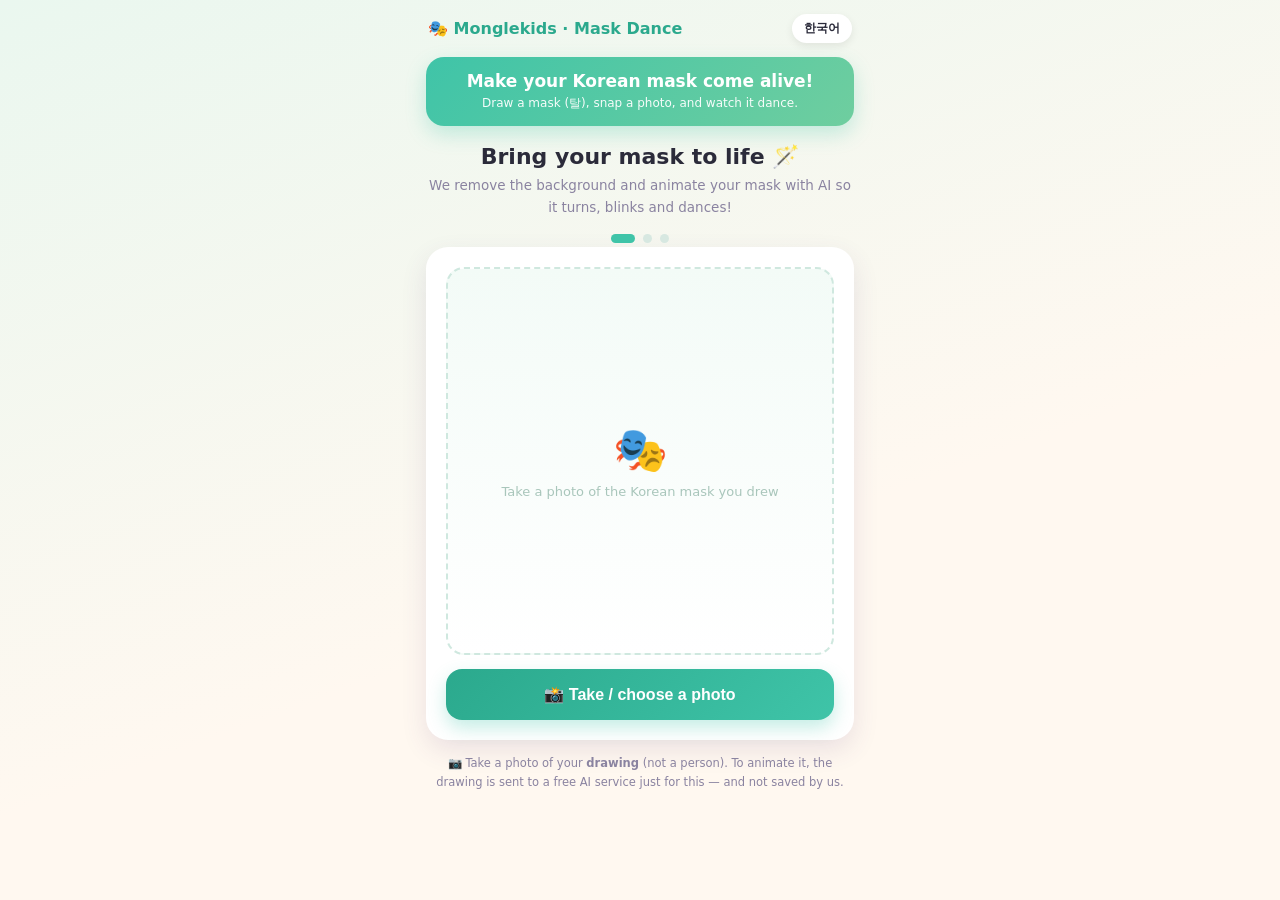
<file: mask_dance.html>
<!DOCTYPE html>
<html lang="en">
<head>
<meta charset="UTF-8">
<meta name="viewport" content="width=device-width, initial-scale=1.0, maximum-scale=1.0, user-scalable=no">
<title>Monglekids · Mask Dance 🎭</title>
<script>window.MK_LANG=(new URLSearchParams(location.search).get('lang')||localStorage.getItem('mk_lang')||'en');</script>
<style>
  :root{ --ink:#2b2b3a; --soft:#8a83a0; --teal:#3fc4a8; --teal-d:#2ba98d; --pink:#ff6f91; --cream:#fff8f0; }
  *{margin:0;padding:0;box-sizing:border-box;-webkit-tap-highlight-color:transparent;}
  body{font-family:"SF Pro Rounded","Avenir Next",system-ui,-apple-system,"Segoe UI",sans-serif;color:var(--ink);
    background:linear-gradient(160deg,#eaf7ef,#fff8f0 60%);min-height:100vh;}
  .app{max-width:460px;margin:0 auto;padding:0 16px 48px;}
  .topbar{display:flex;justify-content:space-between;align-items:center;padding:14px 2px;}
  .brand{font-weight:800;color:var(--teal-d);font-size:16px;}
  .lang-btn{border:none;background:#fff;color:var(--ink);font-weight:700;font-size:12px;padding:6px 12px;border-radius:999px;box-shadow:0 3px 8px rgba(0,0,0,.08);cursor:pointer;}
  .banner{background:linear-gradient(135deg,var(--teal),#6fce9f);color:#fff;border-radius:18px;padding:14px 16px;text-align:center;box-shadow:0 8px 20px rgba(63,196,168,.28);}
  .banner b{font-size:17px;display:block;}
  .banner small{font-size:12px;opacity:.95;display:block;margin-top:3px;line-height:1.5;}
  h1{font-size:22px;margin:18px 0 6px;text-align:center;}
  .lead{color:var(--soft);text-align:center;font-size:13.5px;line-height:1.6;margin-bottom:16px;}
  .card{background:#fff;border-radius:22px;padding:20px;box-shadow:0 10px 26px rgba(90,58,120,.12);}
  .stage{aspect-ratio:1/1;width:100%;border-radius:18px;background:linear-gradient(#f3fbf7,#fff);border:2px dashed #cfe8df;
    display:flex;align-items:center;justify-content:center;overflow:hidden;position:relative;}
  .stage img,.stage video,.stage canvas{max-width:100%;max-height:100%;display:block;}
  .ph{color:#a9c6bb;text-align:center;font-size:13px;padding:20px;}
  .ph .big{font-size:44px;display:block;margin-bottom:8px;}
  .btn{display:block;width:100%;border:none;border-radius:16px;padding:16px;font-weight:800;font-size:16px;cursor:pointer;
    background:linear-gradient(135deg,var(--teal-d),var(--teal));color:#fff;margin-top:14px;box-shadow:0 8px 18px rgba(63,196,168,.3);}
  .btn.pink{background:linear-gradient(135deg,var(--pink),#ff9bb0);box-shadow:0 8px 18px rgba(255,111,145,.3);}
  .btn.ghost{background:#eef4f1;color:var(--teal-d);box-shadow:none;}
  .btn[disabled]{opacity:.5;}
  .steps{display:flex;justify-content:center;gap:8px;margin:14px 0 4px;}
  .steps i{width:9px;height:9px;border-radius:50%;background:#d7e8e1;}
  .steps i.on{background:var(--teal);width:24px;border-radius:5px;}
  input[type=file]{display:none;}
  .note{font-size:11.5px;color:var(--soft);text-align:center;margin-top:14px;line-height:1.6;}
  .spin{width:46px;height:46px;border:5px solid #dcefe8;border-top-color:var(--teal);border-radius:50%;animation:sp 1s linear infinite;}
  @keyframes sp{to{transform:rotate(360deg)}}
  .proc{display:flex;flex-direction:column;align-items:center;gap:14px;color:var(--teal-d);font-weight:700;font-size:14px;text-align:center;padding:10px;}
  .proc small{color:var(--soft);font-weight:600;font-size:12px;}
  .hide{display:none!important;}
  .badge{display:inline-block;background:#eafaf3;color:var(--teal-d);border-radius:999px;padding:4px 12px;font-size:11px;font-weight:800;margin-bottom:8px;}
</style>
</head>
<body>
<div class="app">
  <div class="topbar">
    <div class="brand">🎭 Monglekids · Mask Dance</div>
    <button class="lang-btn" id="langBtn">한국어</button>
  </div>

  <div class="banner">
    <b data-t="btitle">Make your Korean mask come alive!</b>
    <small data-t="bsub">Draw a mask (탈), snap a photo, and watch it dance.</small>
  </div>

  <h1 data-t="h1">Bring your mask to life 🪄</h1>
  <p class="lead" data-t="lead">We remove the background and animate your mask with AI so it turns, blinks and dances!</p>

  <div class="steps"><i class="on" id="d0"></i><i id="d1"></i><i id="d2"></i></div>

  <div class="card">
    <div class="stage" id="stage">
      <div class="ph" id="ph"><span class="big">🎭</span><span data-t="ph">Take a photo of the Korean mask you drew</span></div>
      <div class="proc hide" id="proc"><div class="spin"></div><span id="procMsg">Working…</span><small id="procSub"></small></div>
    </div>

    <input type="file" id="file" accept="image/*" capture="environment">
    <button class="btn" id="shootBtn" data-t="shoot">📸 Take / choose a photo</button>
    <button class="btn hide" id="aliveBtn" data-t="alive">✨ Bring it to life</button>
    <button class="btn pink hide" id="saveBtn" data-t="save">💾 Save the dance</button>
    <button class="btn ghost hide" id="tryAiBtn" data-t="tryai">🤖 Try AI dance (beta · ~1 min)</button>
    <button class="btn ghost hide" id="againBtn" data-t="again">↺ Try another mask</button>
  </div>

  <p class="note" data-t="note">📷 Take a photo of your <b>drawing</b> (not a person). To animate it, the drawing is sent to a free AI service just for this — and not saved by us.</p>
</div>

<script type="module">
const T={
 en:{btitle:"Make your Korean mask come alive!",bsub:"Draw a mask (탈), snap a photo, and watch it dance.",
     h1:"Bring your mask to life 🪄",lead:"We remove the background and animate your mask with AI so it turns, blinks and dances!",
     ph:"Take a photo of the Korean mask you drew",shoot:"📸 Take / choose a photo",alive:"✨ Bring it to life",
     save:"💾 Save the dance",again:"↺ Try another mask",
     note:"📷 Take a photo of your <b>drawing</b> (not a person). To animate it, the drawing is sent to a free AI service just for this — and not saved by us.",
     rmbg:"Cutting out your mask…",conjure:"Teaching your mask to dance…",conjureSub:"This magic can take up to a minute ✨",
     preview:"Quick preview animation",fallback:"The AI helper is napping — here's a quick dance preview!",tryai:"🤖 Try AI dance (beta · ~1 min)",aiwait:"Asking the AI to choreograph… ✨",aifail:"AI helper is busy — keeping your fun preview!"},
 ko:{btitle:"내가 그린 탈을 살아나게 해요!",bsub:"탈을 그리고 사진을 찍으면 춤을 춰요.",
     h1:"탈을 살아 움직이게 🪄",lead:"배경을 지우고 AI로 탈을 움직여서 고개도 돌리고 눈도 깜빡이고 춤도 춰요!",
     ph:"내가 그린 탈 사진을 찍어요",shoot:"📸 사진 찍기 / 고르기",alive:"✨ 살아나게 하기",
     save:"💾 춤 저장하기",again:"↺ 다른 탈 하기",
     note:"📷 사람이 아니라 <b>그림(탈)</b>을 찍어요. 움직이게 하려고 그림만 무료 AI 서비스로 보내며, 우리는 저장하지 않아요.",
     rmbg:"탈을 오려내는 중…",conjure:"탈에게 춤을 가르치는 중…",conjureSub:"이 마법은 최대 1분 걸릴 수 있어요 ✨",
     preview:"빠른 미리보기 애니메이션",fallback:"AI 도우미가 잠깐 쉬고 있어요 — 대신 빠른 춤 미리보기예요!",tryai:"🤖 AI 춤 시도 (베타 · 약 1분)",aiwait:"AI에게 안무를 부탁하는 중… ✨",aifail:"AI 도우미가 바빠요 — 재미있는 미리보기를 유지할게요!"}
};
let L=(window.MK_LANG==='ko')?'ko':'en';
function applyLang(){ const d=T[L];
  document.querySelectorAll('[data-t]').forEach(el=>{ const k=el.getAttribute('data-t'); if(d[k]!=null) el.innerHTML=d[k]; });
  document.getElementById('langBtn').textContent = (L==='ko')?'English':'한국어';
  document.documentElement.lang=L;
}
applyLang();
document.getElementById('langBtn').onclick=()=>{ L=(L==='ko')?'en':'ko'; window.MK_LANG=L; localStorage.setItem('mk_lang',L); applyLang(); };

const $=id=>document.getElementById(id);
const stage=$('stage'), ph=$('ph'), proc=$('proc'), procMsg=$('procMsg'), procSub=$('procSub');
let cutBlob=null, cutURL=null, resultURL=null, saveTarget=null;

function setStep(n){ ['d0','d1','d2'].forEach((id,i)=>$(id).classList.toggle('on',i<=n)); }
function showProc(msg,sub){ ph.classList.add('hide'); proc.classList.remove('hide'); procMsg.textContent=msg; procSub.textContent=sub||''; clearStage(); }
function clearStage(){ [...stage.querySelectorAll('img,video,canvas')].forEach(e=>e.remove()); }
function showEl(el){ clearStage(); ph.classList.add('hide'); proc.classList.add('hide'); stage.appendChild(el); }

// ---------- Step 1: photo -> background removal ----------
$('shootBtn').onclick=()=>$('file').click();
$('againBtn').onclick=()=>location.reload();
$('file').addEventListener('change', async e=>{
  const f=e.target.files[0]; if(!f) return;
  setStep(1); showProc(T[L].rmbg);
  $('shootBtn').classList.add('hide');
  try{
    const mod=await import('https://esm.sh/@imgly/background-removal@1.5.8');
    const blob=await mod.removeBackground(f);
    cutBlob=await cropAlpha(blob);
  }catch(err){ cutBlob=f; }           // fallback: use original if bg-removal fails
  cutURL=URL.createObjectURL(cutBlob);
  const img=new Image(); img.onload=()=>{ showEl(img); }; img.src=cutURL;
  $('aliveBtn').classList.remove('hide');
});

function cropAlpha(blob){ return new Promise(res=>{ const img=new Image(); img.onload=()=>{
  const w=img.width,h=img.height,sc=Math.min(1,512/Math.max(w,h));
  const cw=Math.round(w*sc),ch=Math.round(h*sc);
  const c=document.createElement('canvas'); c.width=cw;c.height=ch; const x=c.getContext('2d'); x.drawImage(img,0,0,cw,ch);
  let d; try{ d=x.getImageData(0,0,cw,ch).data; }catch(e){ c.toBlob(res,'image/png'); return; }
  let mnx=cw,mny=ch,mxx=0,mxy=0,f=false;
  for(let y=0;y<ch;y++)for(let xx=0;xx<cw;xx++){ if(d[(y*cw+xx)*4+3]>24){f=true; if(xx<mnx)mnx=xx;if(xx>mxx)mxx=xx;if(y<mny)mny=y;if(y>mxy)mxy=y;} }
  if(!f){ c.toBlob(res,'image/png'); return; }
  const pad=Math.round(Math.max(mxx-mnx,mxy-mny)*0.06);
  mnx=Math.max(0,mnx-pad);mny=Math.max(0,mny-pad);mxx=Math.min(cw,mxx+pad);mxy=Math.min(ch,mxy+pad);
  const bw=mxx-mnx,bh=mxy-mny,o=document.createElement('canvas'); o.width=bw;o.height=bh;
  o.getContext('2d').drawImage(c,mnx,mny,bw,bh,0,0,bw,bh); o.toBlob(res,'image/png');
}; img.src=URL.createObjectURL(blob); }); }

// ---------- Step 2: animate (free AI API, with in-browser fallback) ----------
$('aliveBtn').onclick=()=>{
  setStep(2); $('aliveBtn').classList.add('hide');
  startProcedural();                       // instant, reliable, offline, no upload
  $('saveBtn').classList.remove('hide'); $('againBtn').classList.remove('hide'); $('tryAiBtn').classList.remove('hide');
};
$('tryAiBtn').onclick=async ()=>{
  $('tryAiBtn').disabled=true; cancelAnimationFrame(rafId);
  showProc(T[L].aiwait, T[L].conjureSub);
  try{ const url=await animateWithAPI(cutBlob); await playVideo(url); saveTarget={type:'video',url}; $('tryAiBtn').classList.add('hide'); }
  catch(err){ console.warn('AI failed:',err); startProcedural(); $('tryAiBtn').disabled=false; toast(T[L].aifail); }
};
function toast(msg){ procSub.textContent=msg; }

const SPACES=[
 "CVPR/Image-Animation-using-Thin-Plate-Spline-Motion-Model",
 "ygangang/Image-Animation-using-Thin-Plate-Spline-Motion-Model",
 "Mrchuw/Image-Animation-using-Thin-Plate-Spline-Motion-Model"
];
async function animateWithAPI(maskBlob){
  const {Client}=await import("https://esm.sh/@gradio/client@1.5.0");
  const driving=await (await fetch("assets/mask/driving.mp4")).blob();
  let lastErr;
  for(const sp of SPACES){
    try{
      const client=await Client.connect(sp);
      let res;
      try{ res=await client.predict("/inference",{img:maskBlob,vid:driving}); }
      catch(e){ res=await client.predict(0,[maskBlob,driving]); }
      const out=res && res.data && res.data[0];
      const url=out && (out.url || out.video?.url || (typeof out==='string'?out:null));
      if(url) return url;
      throw new Error("no output url");
    }catch(e){ lastErr=e; }
  }
  throw lastErr||new Error("all spaces unavailable");
}
function playVideo(url){ return new Promise((res,rej)=>{ const v=document.createElement('video');
  v.src=url; v.autoplay=true; v.loop=true; v.muted=true; v.playsInline=true; v.setAttribute('playsinline','');
  v.onloadeddata=()=>{ showEl(v); v.play().catch(()=>{}); res(); }; v.onerror=()=>rej(new Error('video load')); }); }

// ---------- in-browser fallback animation (jelly + sway "dance") ----------
let rafId=null;
function startProcedural(){
  const img=new Image();
  img.onload=()=>{
    const S=360, cv=document.createElement('canvas'); cv.width=S;cv.height=S; const c=cv.getContext('2d'); showEl(cv);
    const ir=img.width/img.height; let bw,bh; if(ir>1){bw=S*0.8;bh=bw/ir;}else{bh=S*0.8;bw=bh*ir;}
    const spk=[]; for(let i=0;i<10;i++) spk.push({x:Math.random(),y:Math.random(),p:Math.random()*6.28,s:0.5+Math.random()});
    let t0=null;
    function frame(ts){ if(!t0)t0=ts; const t=(ts-t0)/1000;
      c.clearRect(0,0,S,S);
      const g=c.createLinearGradient(0,0,0,S); g.addColorStop(0,'#eafaf3'); g.addColorStop(1,'#fff8f0'); c.fillStyle=g; c.fillRect(0,0,S,S);
      // sparkles
      c.save(); c.font='16px sans-serif'; c.textAlign='center';
      spk.forEach(k=>{ const a=0.4+0.6*Math.abs(Math.sin(t*k.s+k.p)); c.globalAlpha=a; c.fillText('✨', k.x*S, (k.y*0.5+0.05)*S + Math.sin(t*k.s+k.p)*6); });
      c.restore();
      // dancing mask: side-step + sway + bob + breathe
      const beat=t*2.4;
      const side=Math.sin(beat)*S*0.06, sway=Math.sin(beat)*0.14, bob=-10*Math.abs(Math.sin(beat*2)), br=1+0.03*Math.sin(beat*2);
      const sx=(1+0.05*Math.sin(beat*2))*br, sy=(1-0.05*Math.sin(beat*2))*br;
      c.save(); c.translate(S/2+side,S*0.6+bob); c.rotate(sway); c.scale(sx,sy);
      c.shadowColor='rgba(63,196,168,.25)'; c.shadowBlur=18; c.shadowOffsetY=6;
      c.drawImage(img,-bw/2,-bh/2,bw,bh); c.restore();
      rafId=requestAnimationFrame(frame);
    }
    cancelAnimationFrame(rafId); rafId=requestAnimationFrame(frame);
    saveTarget={type:'canvas',canvas:cv};
  };
  img.src=cutURL;
}

// ---------- Save ----------
$('saveBtn').onclick=async ()=>{
  if(saveTarget?.type==='video' && saveTarget.url){
    try{ const b=await (await fetch(saveTarget.url)).blob(); dl(URL.createObjectURL(b),'mask-dance.mp4'); }
    catch(e){ window.open(saveTarget.url,'_blank'); }
  } else if(saveTarget?.canvas){ dl(saveTarget.canvas.toDataURL('image/png'),'mask-dance.png'); }
};
function dl(url,name){ const a=document.createElement('a'); a.href=url; a.download=name; document.body.appendChild(a); a.click(); a.remove(); }
</script>
</body>
</html>
</file>
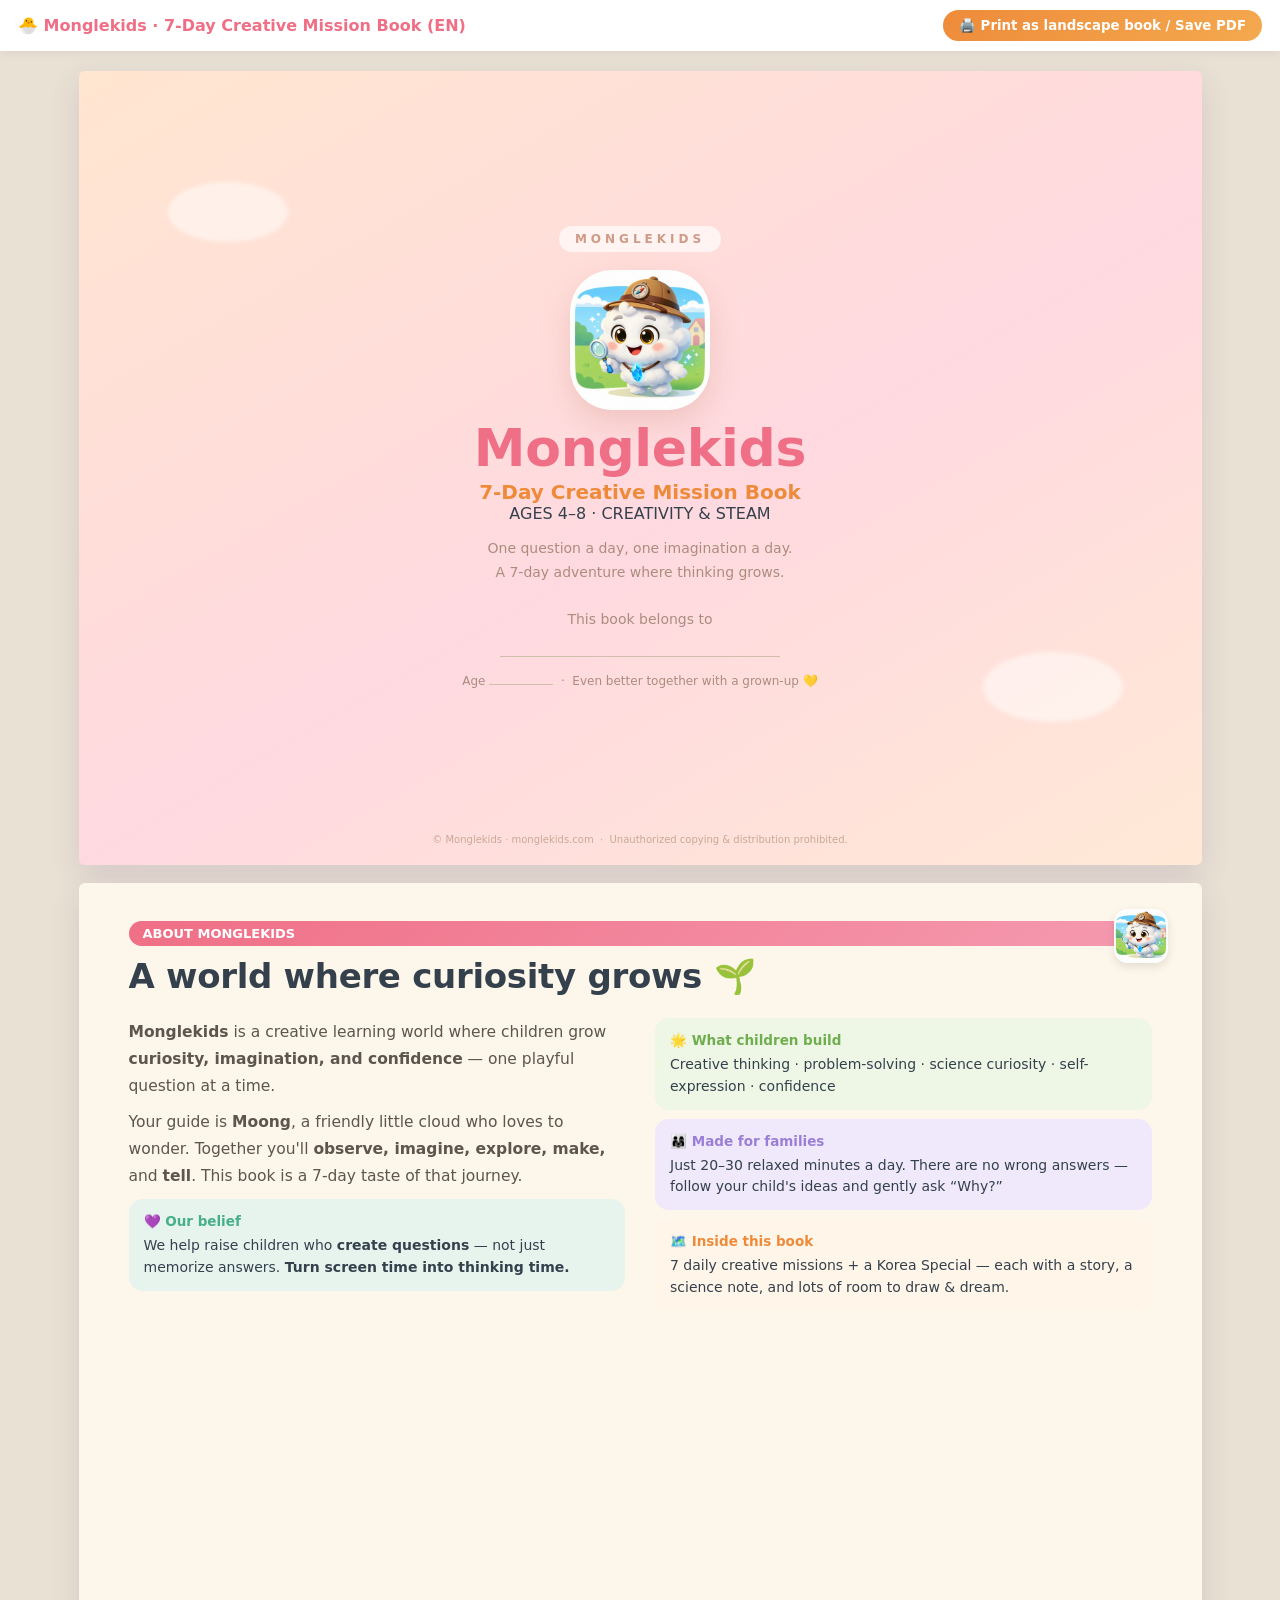
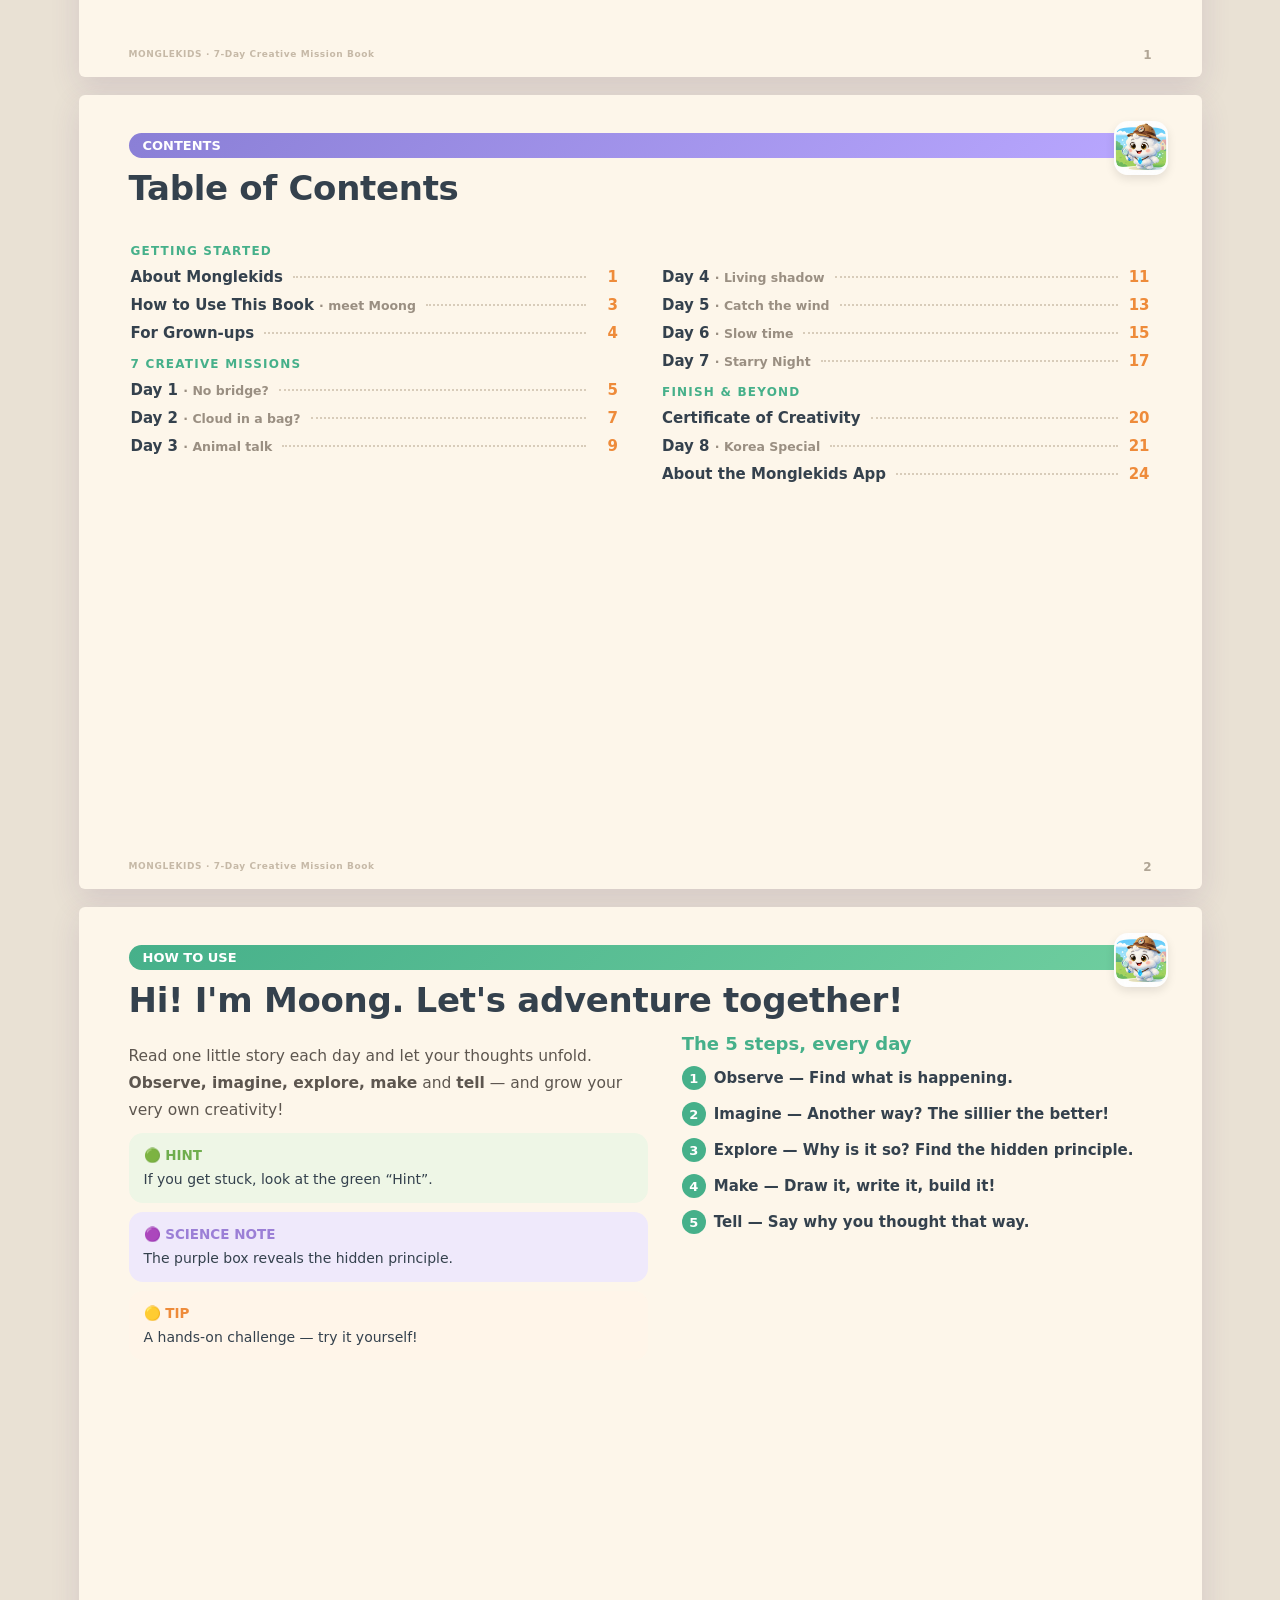
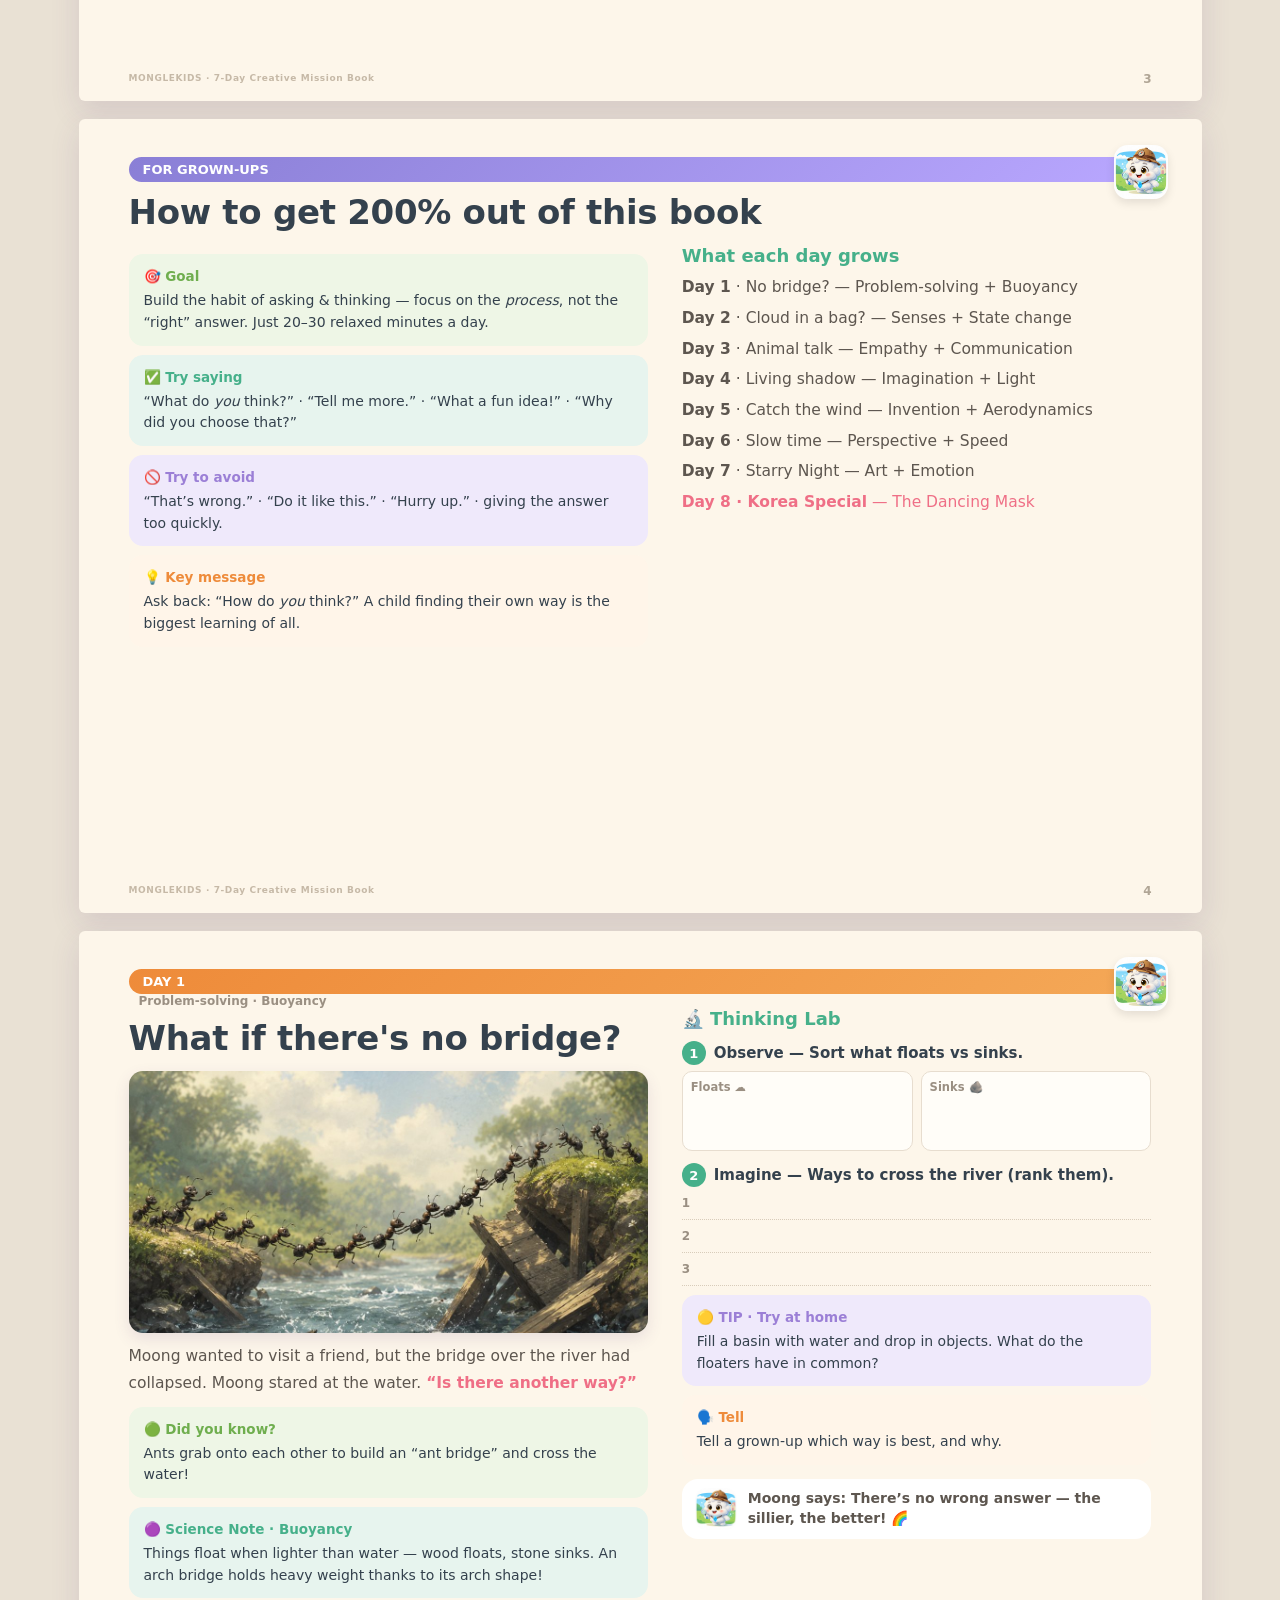
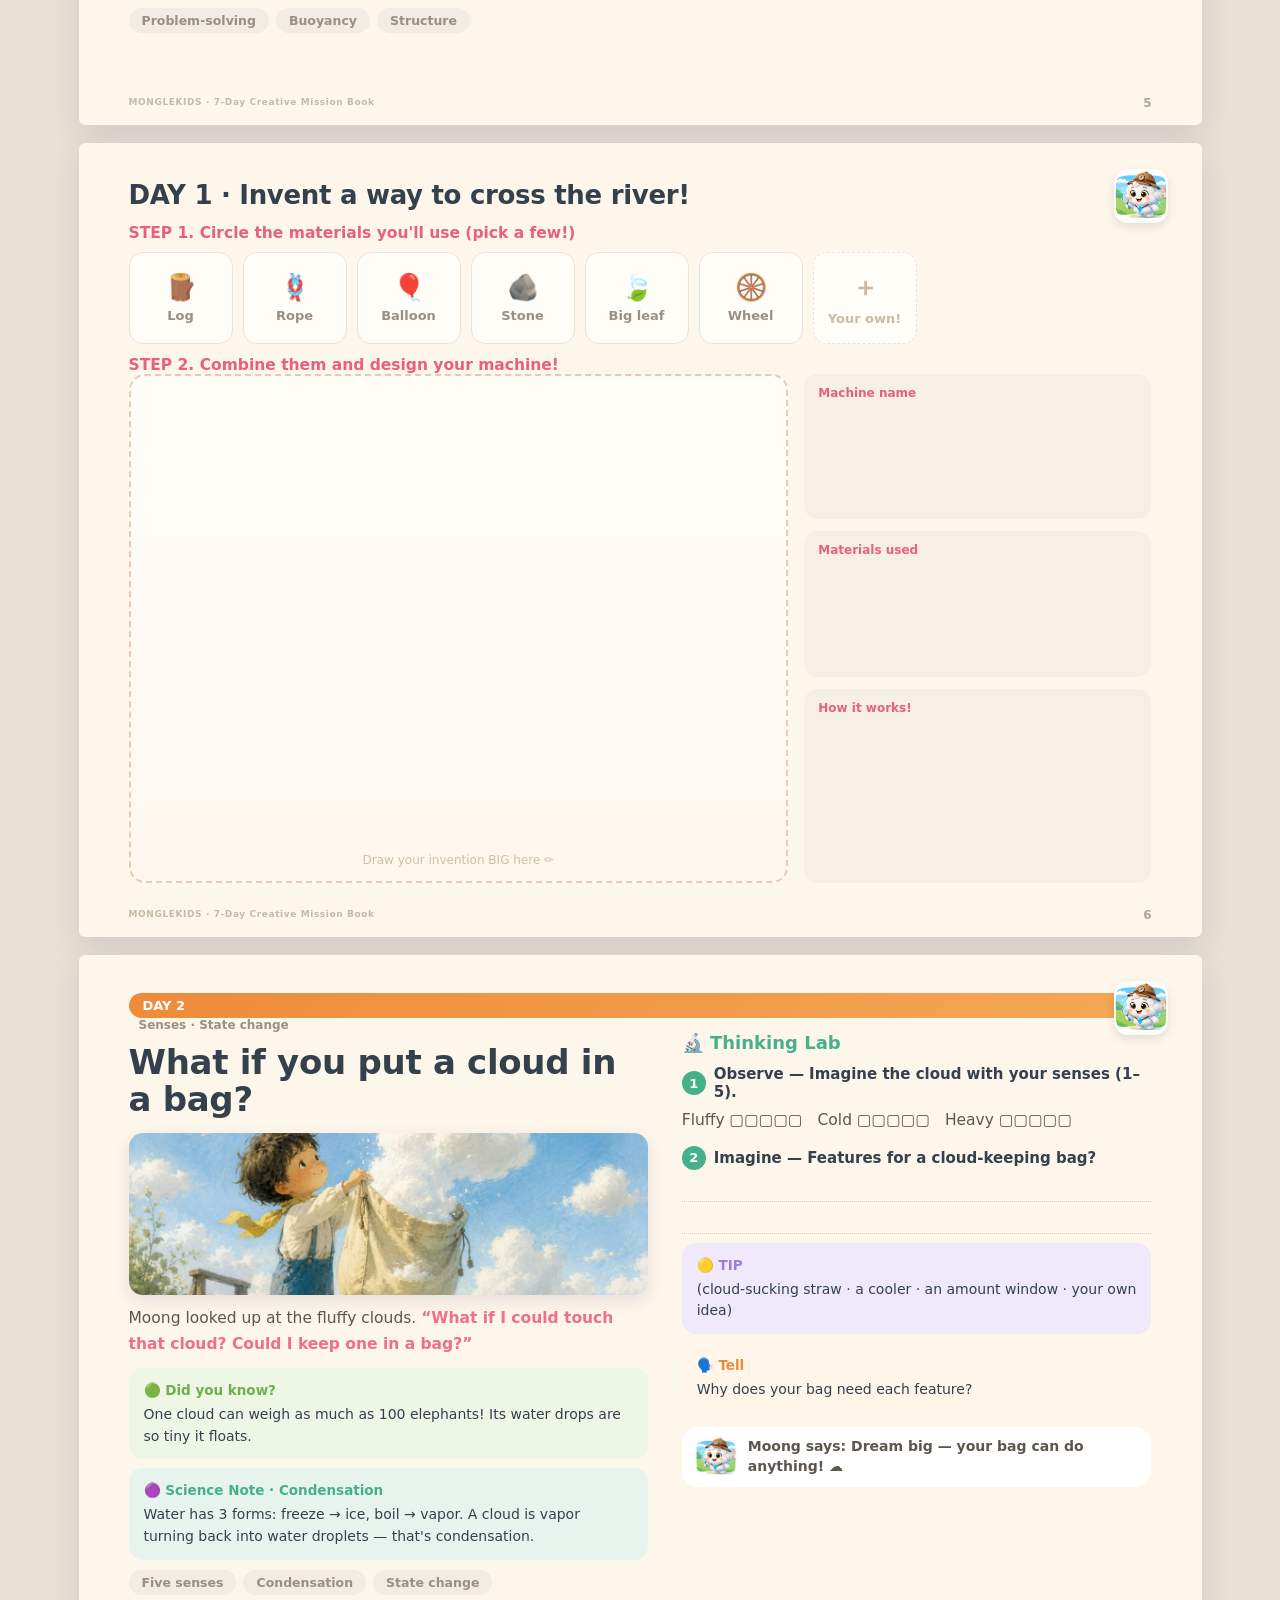
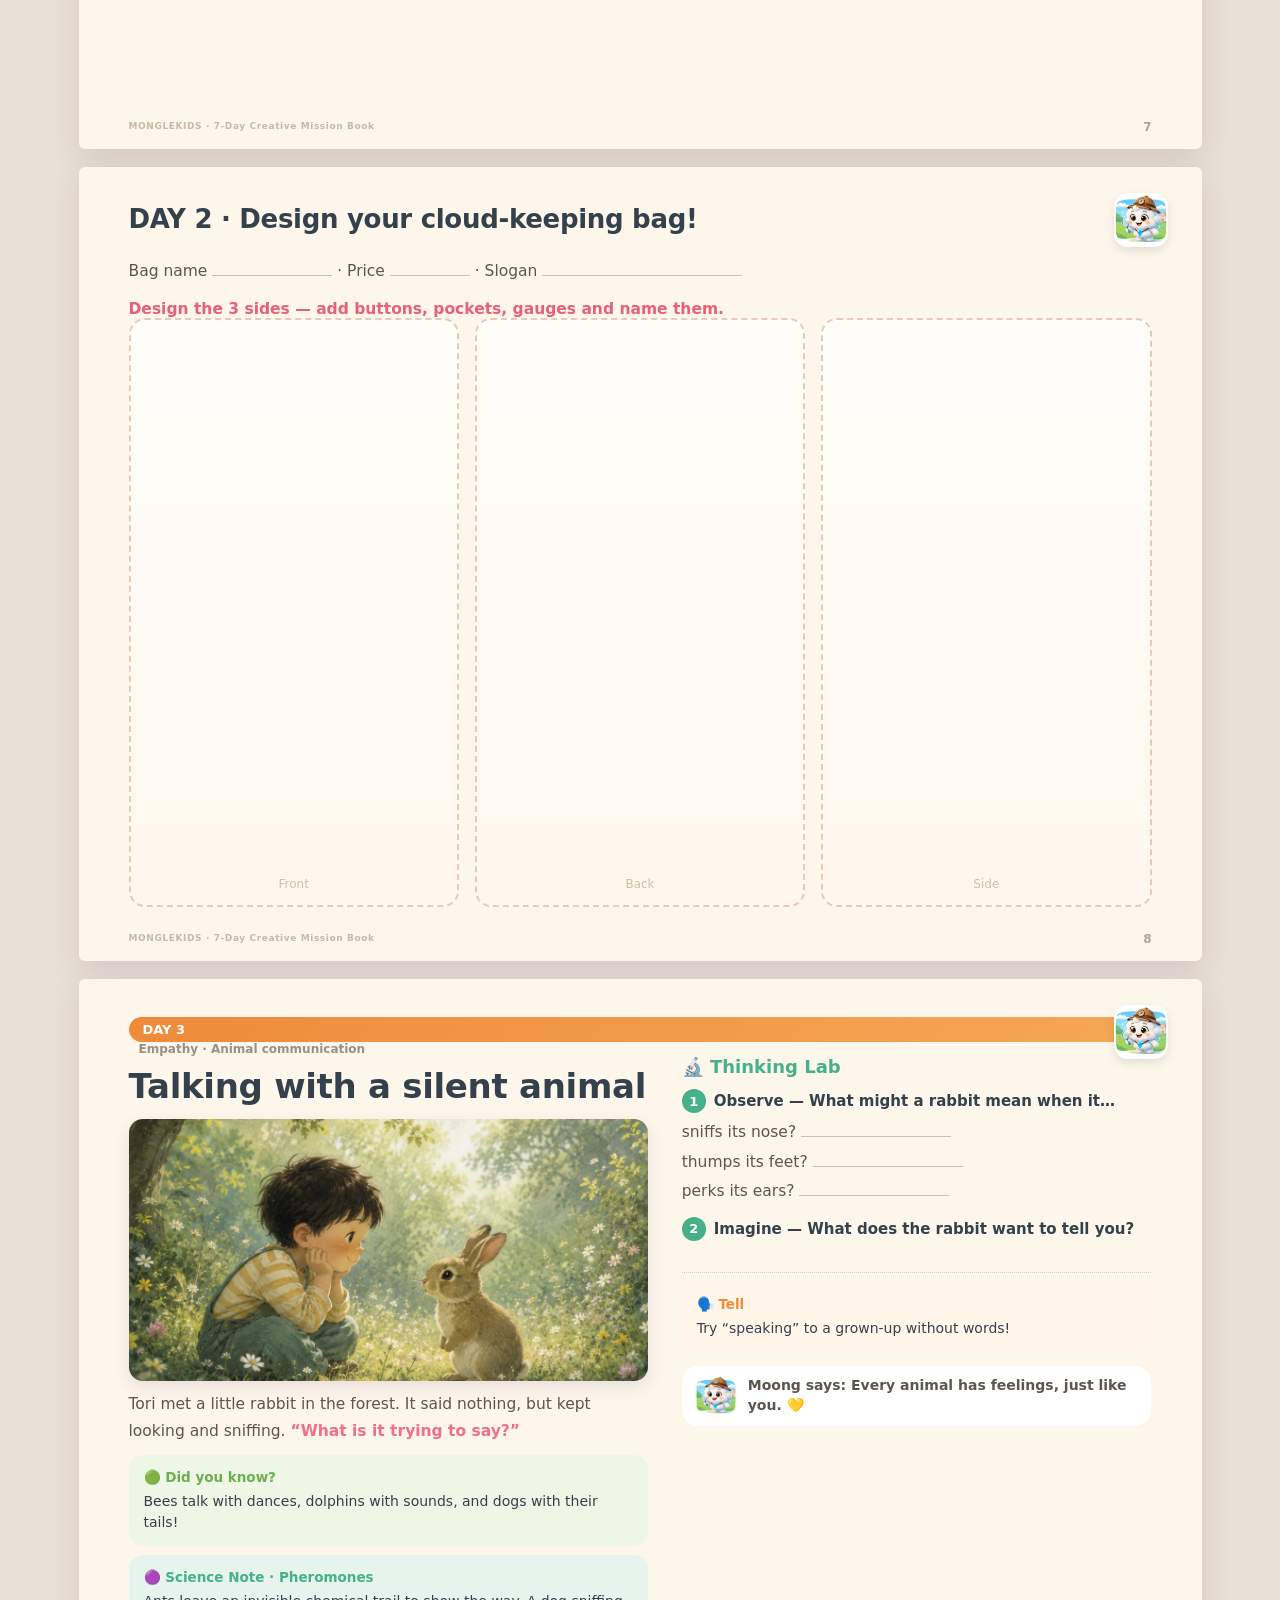
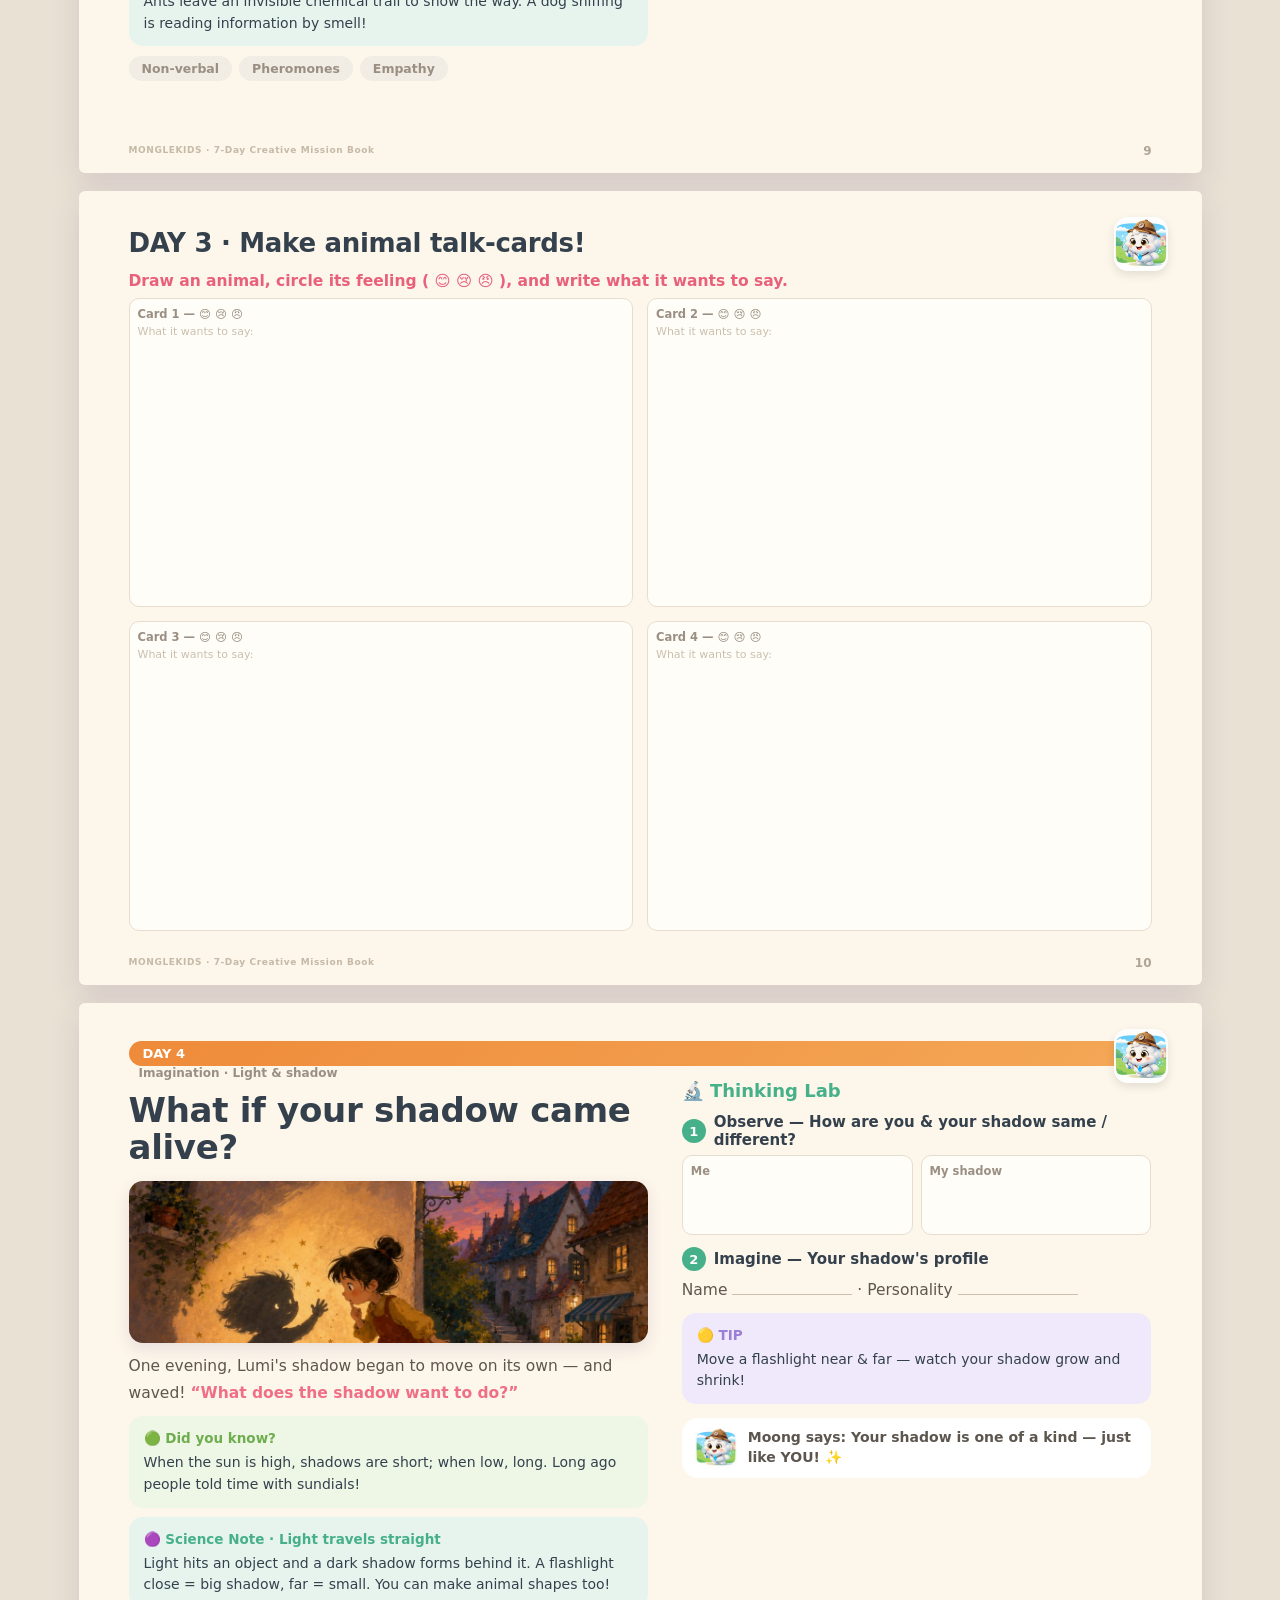
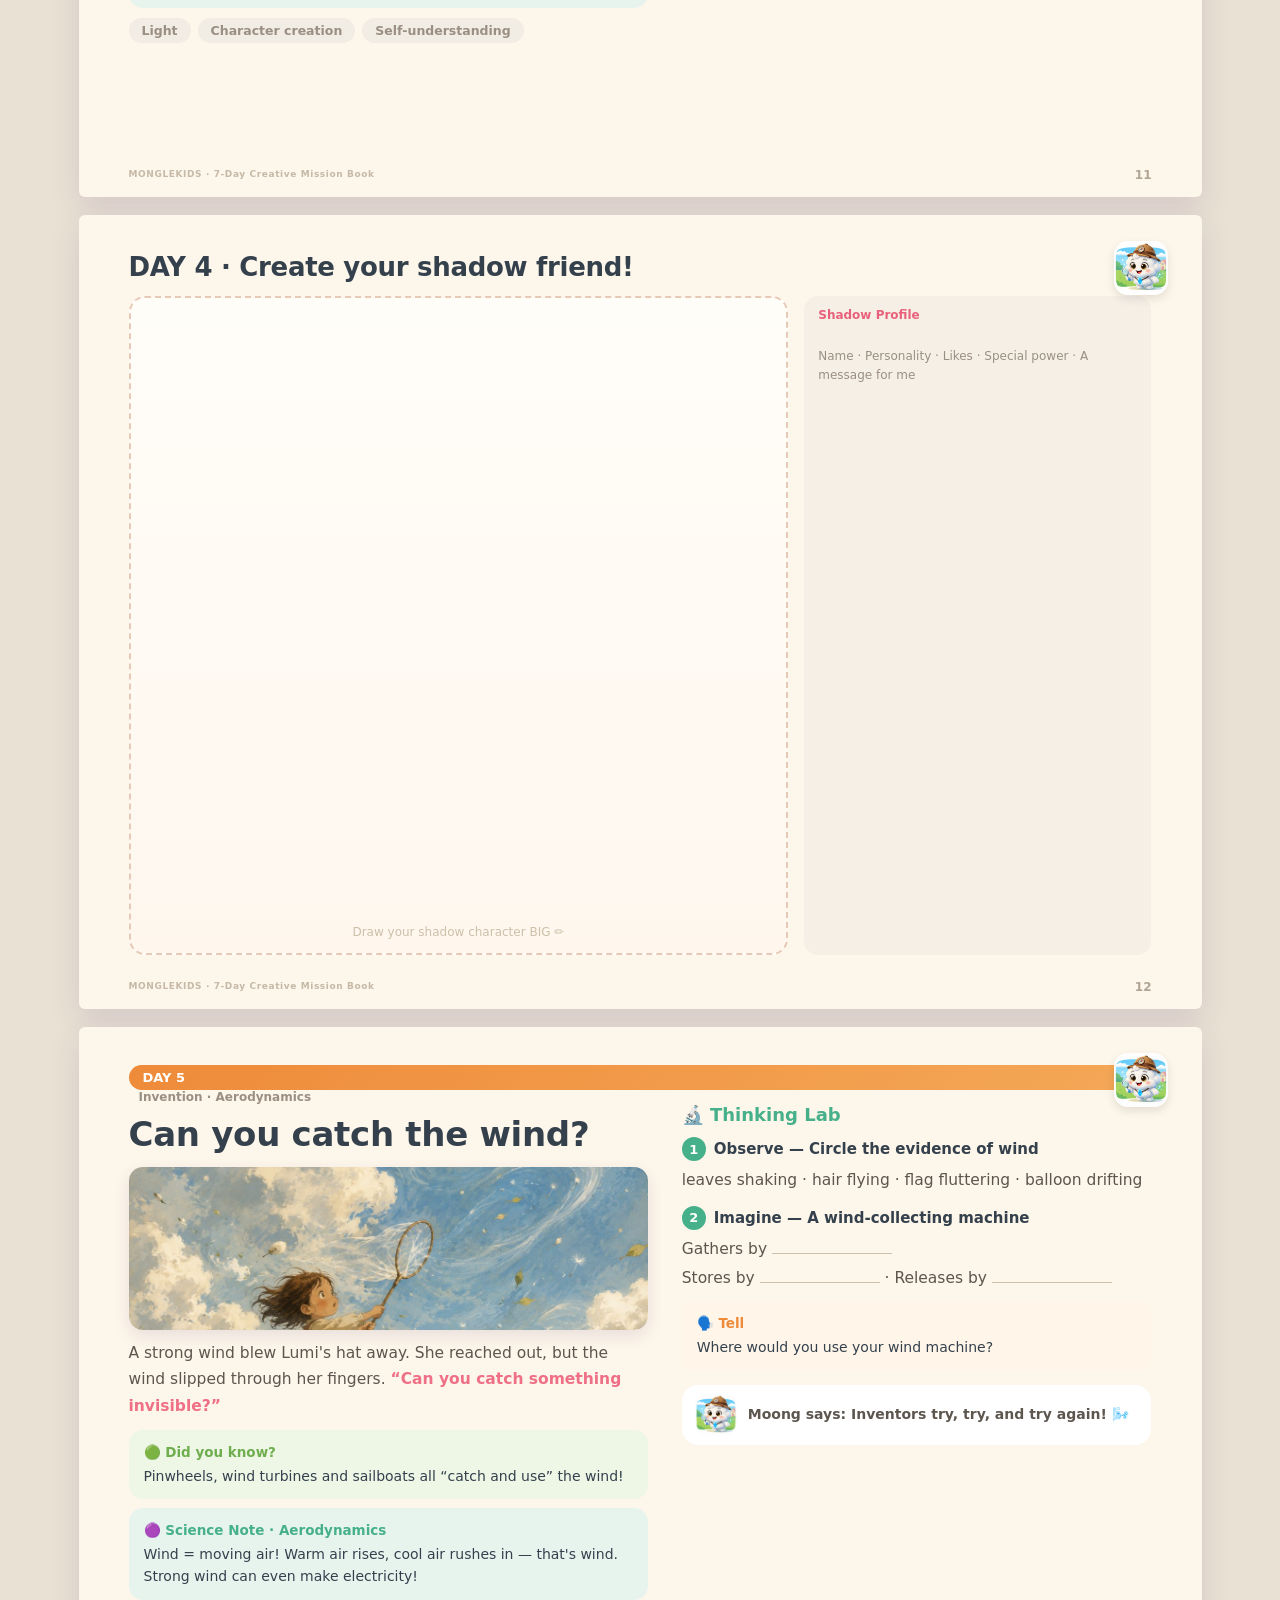
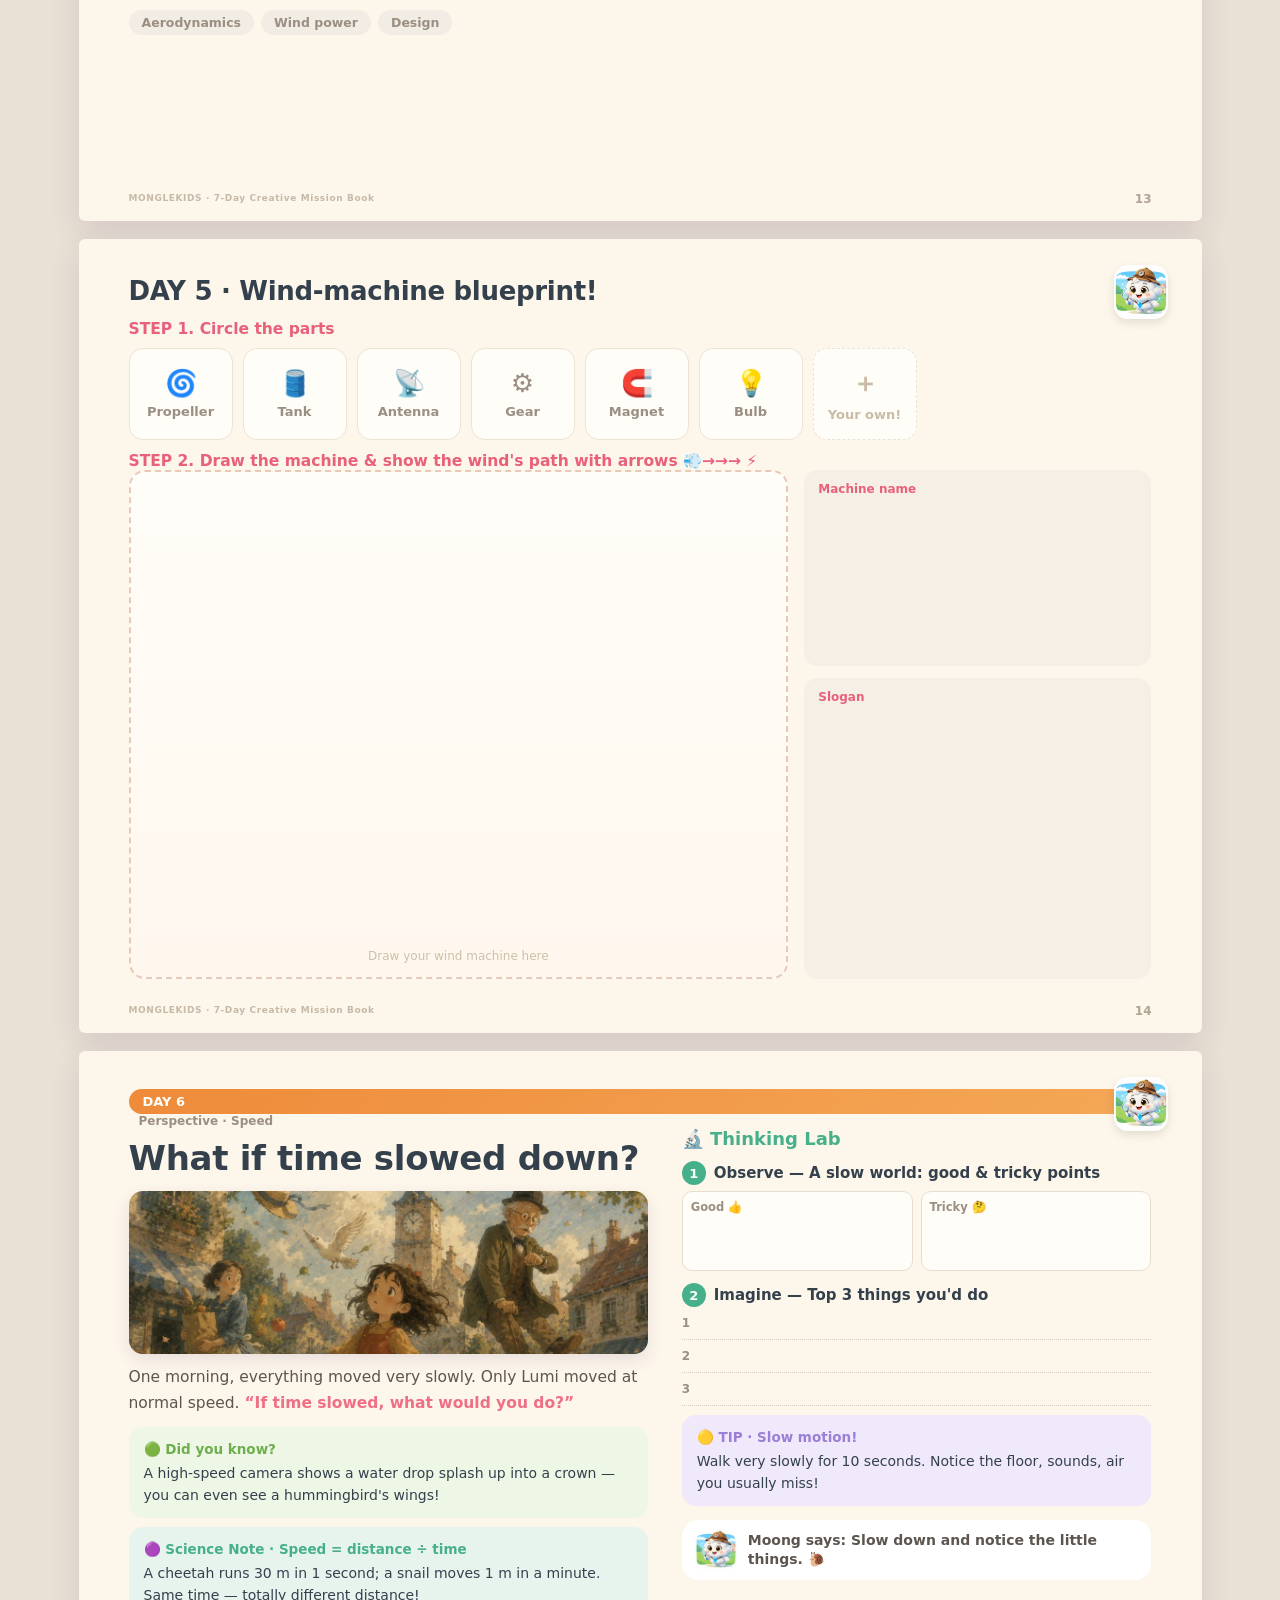
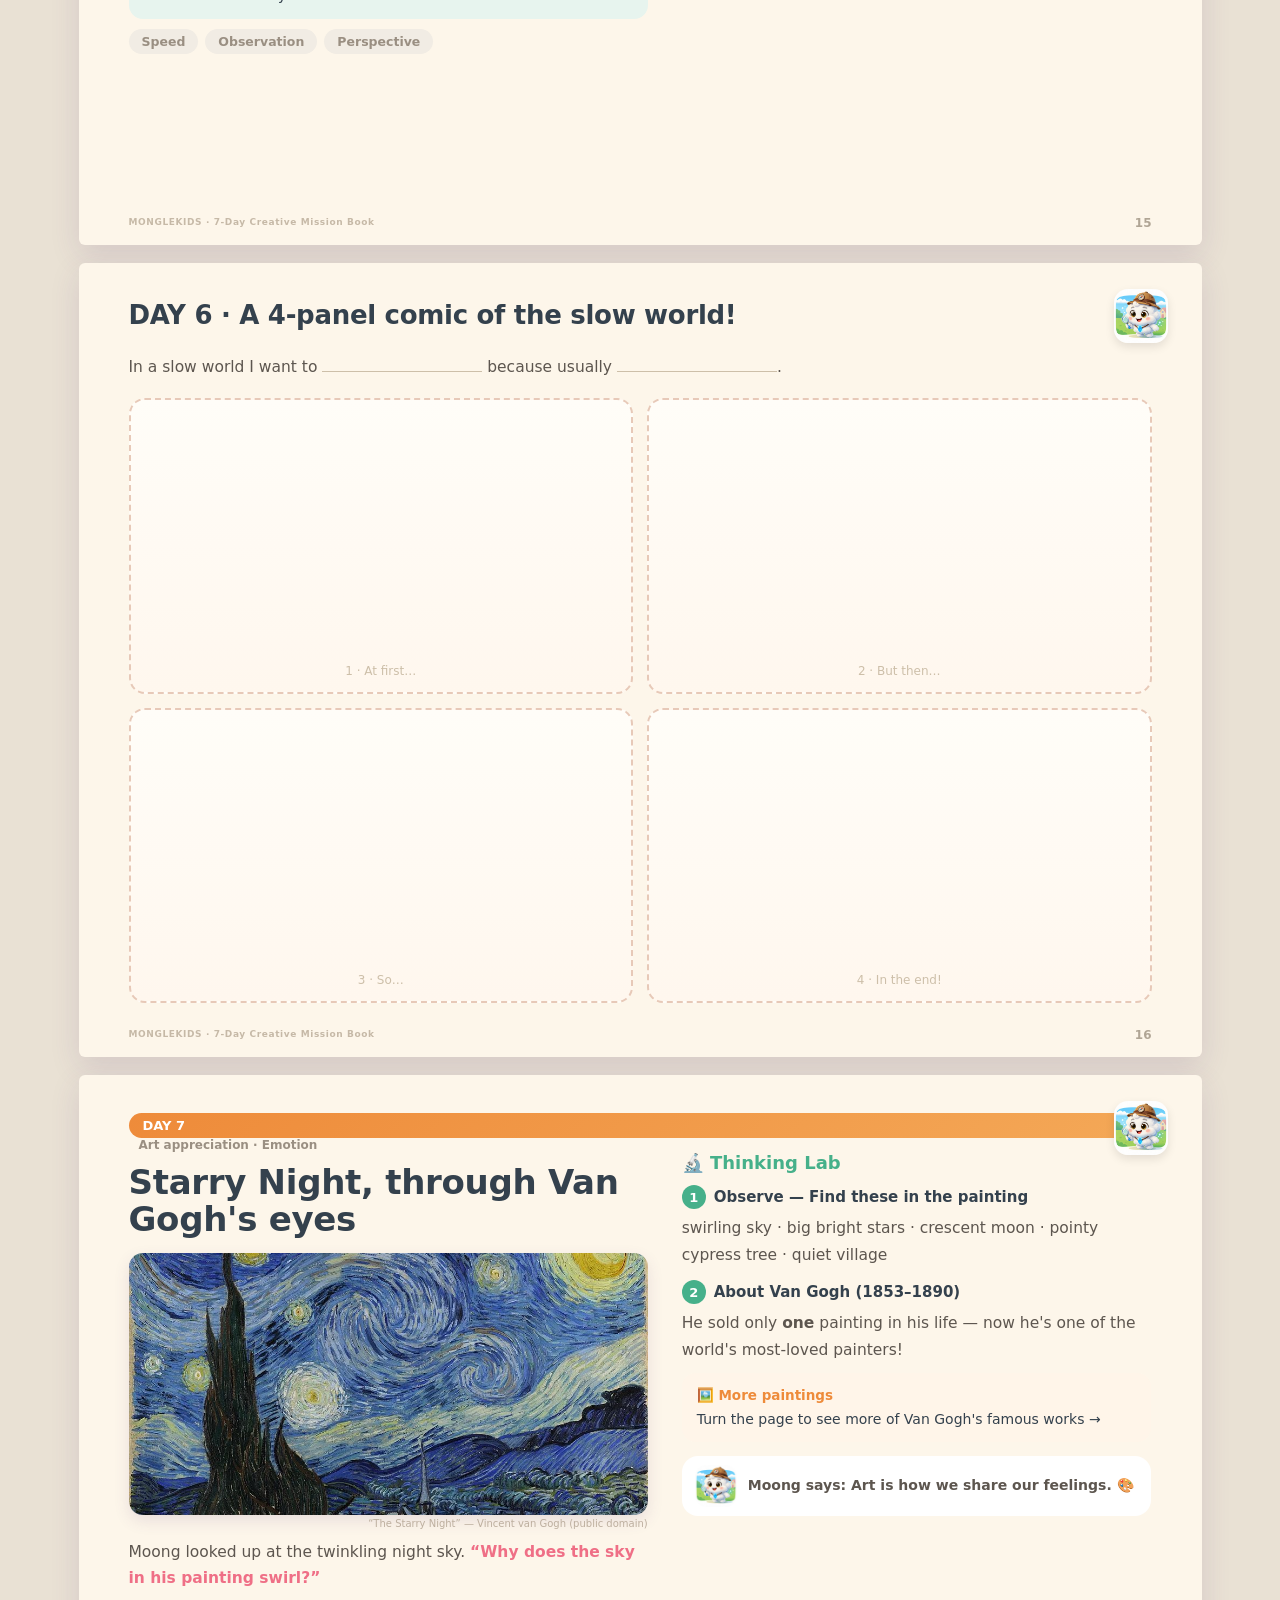
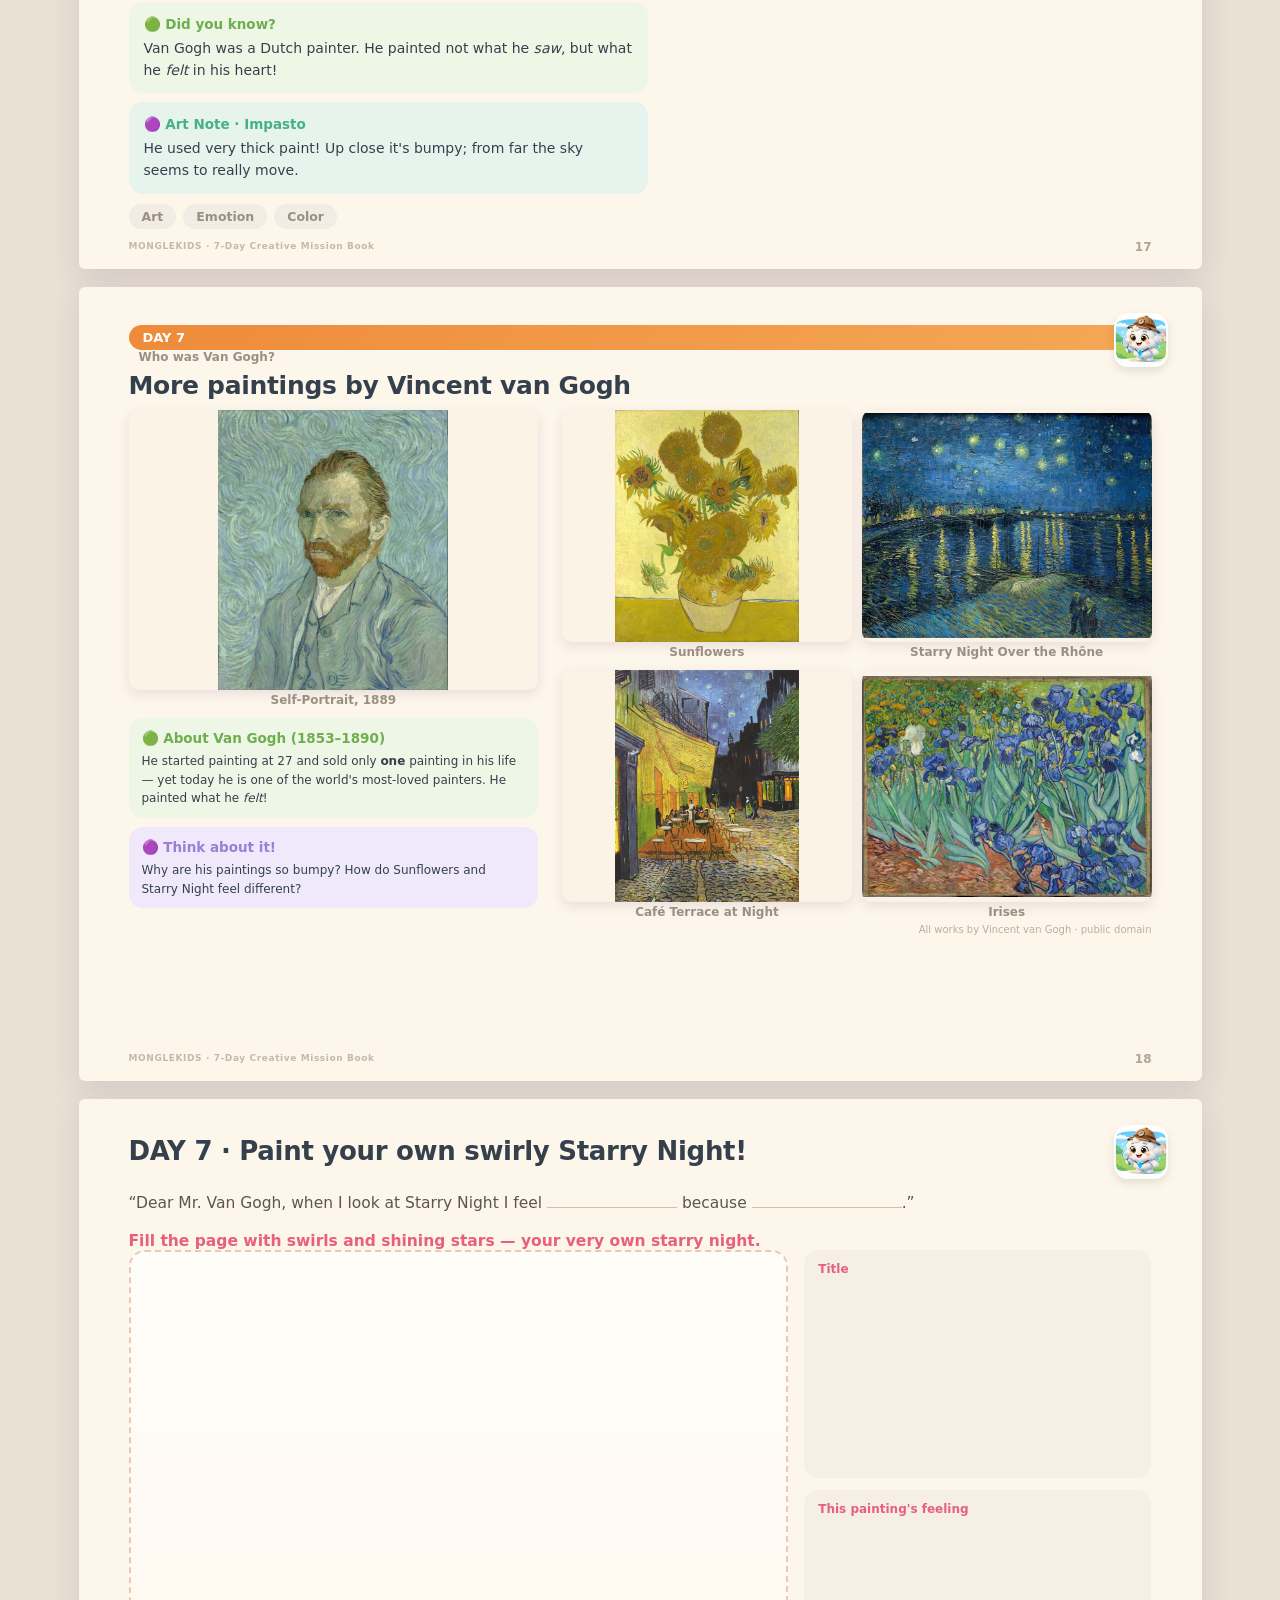
<file: mission_book_en.html>
<!DOCTYPE html>
<html lang="en">
<head>
<meta charset="UTF-8">
<meta name="viewport" content="width=device-width, initial-scale=1.0">
<title>Monglekids — 7-Day Creative Mission Book</title>
<style>
  :root{
    --cream:#fdf6ea; --ink:#34414d; --soft:#9a8f82; --story:#5d564f;
    --orange:#ee8b3a; --pink:#ef6f86; --red:#e8607a;
    --green:#6fae4e; --green-bg:#eef6e6; --teal:#46b08a; --teal-bg:#e7f4ee;
    --violet:#9b7fd6; --violet-bg:#efe9fb; --chip:#f1ece4;
  }
  *{margin:0;padding:0;box-sizing:border-box;}
  body{font-family:"SF Pro Rounded","Avenir Next","Helvetica Neue",system-ui,"Segoe UI",Arial,sans-serif;color:var(--ink);background:#e9e1d4;-webkit-print-color-adjust:exact;print-color-adjust:exact;}
  h1,h2,h3,.disp{font-family:"Arial Rounded MT Bold","SF Pro Rounded",system-ui,"Segoe UI",sans-serif;font-weight:700;letter-spacing:-.3px;}
  .bar{position:sticky;top:0;z-index:10;background:#fff;display:flex;justify-content:space-between;align-items:center;
    padding:10px 18px;box-shadow:0 2px 10px rgba(0,0,0,.06);}
  .bar b{font-family:"Arial Rounded MT Bold","SF Pro Rounded",system-ui,"Segoe UI",sans-serif;color:var(--pink);}
  .bar button{font-family:"Arial Rounded MT Bold","SF Pro Rounded",system-ui,"Segoe UI",sans-serif;font-weight:600;border:none;background:linear-gradient(135deg,var(--orange),#f4a94f);color:#fff;
    padding:8px 16px;border-radius:999px;cursor:pointer;}
  .book{width:1123px;margin:20px auto;counter-reset:pg 0;}
  body{overflow-x:auto;}
  /* landscape A4 page */
  .page{position:relative;display:flex;flex-direction:column;width:1123px;height:794px;background:var(--cream);border-radius:6px;overflow:hidden;
    margin:0 auto 18px;box-shadow:0 10px 30px rgba(90,58,120,.14);padding:38px 50px 54px;}
  .moong-corner{position:absolute;top:26px;right:34px;width:54px;height:54px;border-radius:14px;box-shadow:0 4px 10px rgba(0,0,0,.1);}
  .blob{position:absolute;border-radius:50%;filter:blur(2px);opacity:.5;}
  .day-badge{display:inline-block;font-family:"Arial Rounded MT Bold","SF Pro Rounded",system-ui,"Segoe UI",sans-serif;font-weight:600;font-size:13px;color:#fff;
    background:linear-gradient(135deg,var(--orange),#f4a857);padding:5px 14px;border-radius:999px;}
  .crumb{font-size:12px;color:var(--soft);font-weight:600;margin-left:10px;}
  .title{font-size:34px;line-height:1.1;margin:12px 0 14px;color:var(--ink);}
  .illus{width:100%;max-height:262px;object-fit:cover;border-radius:14px;display:block;box-shadow:0 6px 16px rgba(90,58,120,.12);}
  .credit{font-size:10px;color:#bcae9e;text-align:right;margin-top:3px;}
  .story{font-size:15.5px;line-height:1.72;color:var(--story);margin:10px 0;}
  .quote{color:var(--pink);font-weight:700;}
  .box{border-radius:14px;padding:12px 15px;margin:9px 0;font-size:14px;line-height:1.55;}
  .box .lab{display:block;font-family:"Arial Rounded MT Bold","SF Pro Rounded",system-ui,"Segoe UI",sans-serif;font-weight:600;font-size:13.5px;margin-bottom:3px;}
  .know{background:var(--green-bg);} .know .lab{color:var(--green);}
  .sci{background:var(--teal-bg);} .sci .lab{color:var(--teal);}
  .tip{background:var(--violet-bg);} .tip .lab{color:var(--violet);}
  .tell{background:#fff5e9;} .tell .lab{color:var(--orange);}
  .keys{display:flex;gap:7px;flex-wrap:wrap;margin-top:10px;}
  .keys span{background:var(--chip);color:var(--soft);border-radius:999px;padding:5px 13px;font-size:12.5px;font-weight:700;}
  /* two-column day layout */
  .cols{display:grid;grid-template-columns:1.05fr .95fr;gap:34px;flex:1;min-height:0;}
  .lab-head{font-family:"Arial Rounded MT Bold","SF Pro Rounded",system-ui,"Segoe UI",sans-serif;font-weight:600;font-size:18px;color:var(--teal);margin-bottom:8px;}
  .qnum{display:flex;align-items:center;gap:8px;margin:12px 0 6px;font-weight:700;font-size:15px;color:var(--ink);}
  .qnum i{width:24px;height:24px;border-radius:50%;background:var(--teal);color:#fff;display:flex;align-items:center;justify-content:center;
    font-family:"Arial Rounded MT Bold","SF Pro Rounded",system-ui,"Segoe UI",sans-serif;font-weight:600;font-size:13px;font-style:normal;flex-shrink:0;}
  .tbl{display:grid;grid-template-columns:1fr 1fr;gap:8px;}
  .cell{border:1.5px solid #e7ddcf;border-radius:10px;min-height:80px;background:#fffdf8;padding:8px;font-size:11px;color:#cbbfae;}
  .cell b{display:block;color:var(--soft);font-size:11.5px;margin-bottom:4px;}
  .rank{border-bottom:1.5px dotted #d8ccba;height:26px;margin:7px 0;position:relative;padding-left:22px;}
  .rank::before{content:attr(data-n);position:absolute;left:0;top:2px;color:var(--soft);font-weight:700;font-size:12px;}
  .line{border-bottom:1.5px dotted #d8ccba;height:24px;margin:8px 0;}
  .fill{display:inline-block;border-bottom:1.5px solid #cdbfa9;min-width:120px;}
  /* make page */
  .step-l{color:var(--red);font-weight:700;font-size:15.5px;}
  .mats{display:flex;gap:10px;flex-wrap:wrap;margin:10px 0 4px;}
  .mat{width:104px;height:92px;background:#fffdf8;border:1.5px solid #ece3d4;border-radius:14px;display:flex;flex-direction:column;
    align-items:center;justify-content:center;gap:6px;font-size:13px;color:var(--soft);font-weight:600;}
  .mat .e{font-size:26px;}
  .mat.add{border-style:dashed;color:#c9bba6;}
  .drawbox{border:2px dashed #e7c9b8;border-radius:16px;background:linear-gradient(#fffdf8,#fff7ee);
    display:flex;align-items:flex-end;justify-content:center;color:#cdbfa9;font-size:12px;padding-bottom:14px;}
  .infobox{background:#f5efe6;border-radius:14px;padding:12px 14px;}
  .infobox b{color:var(--red);font-size:12px;font-weight:700;display:block;margin-bottom:4px;}
  .makegrid{display:grid;grid-template-columns:1.9fr 1fr;gap:16px;flex:1;min-height:0;}
  .infocol{display:flex;flex-direction:column;gap:12px;}
  /* cover */
  .cover{background:linear-gradient(150deg,#ffe6d0 0%,#ffd9e0 55%,#ffe9d6 100%);text-align:center;
    display:flex;flex-direction:column;align-items:center;justify-content:center;}
  .cover .pill{font-size:12px;letter-spacing:4px;color:#cf9a86;font-weight:700;background:#ffffffaa;padding:6px 16px;border-radius:999px;}
  .cover .icon{width:140px;height:140px;border-radius:30%;margin:18px 0 8px;box-shadow:0 12px 30px rgba(180,120,90,.22);}
  .cover h1{font-size:52px;color:var(--pink);}
  .cover .sub2{font-family:"Arial Rounded MT Bold","SF Pro Rounded",system-ui,"Segoe UI",sans-serif;font-weight:600;color:var(--orange);font-size:20px;margin-top:2px;}
  .cover .tag{color:#a98e7e;margin-top:14px;line-height:1.7;font-size:14px;}
  .cover .name{margin-top:22px;color:#a98e7e;font-size:14px;}
  /* cert */
  .cert{border:5px double var(--teal);border-radius:14px;text-align:center;padding:24px;background:#f3fbf7;}
  .recap{display:grid;grid-template-columns:repeat(8,1fr);gap:8px;margin:14px 0;}
  .recap div{background:#fffdf8;border:1.5px solid #ece3d4;border-radius:10px;padding:8px 4px;text-align:center;font-size:10.5px;font-weight:700;color:var(--soft);}
  .recap b{display:block;font-size:16px;color:var(--orange);}
  .korea .day-badge{background:linear-gradient(135deg,var(--pink),#f59ab0);}
  .cta{display:inline-block;margin-top:8px;background:linear-gradient(135deg,var(--teal),#6fce9f);color:#fff;
    font-family:"Arial Rounded MT Bold","SF Pro Rounded",system-ui,"Segoe UI",sans-serif;font-weight:600;padding:9px 18px;border-radius:999px;text-decoration:none;font-size:13px;}
  figure{margin:0;}
  figure img{width:100%;border-radius:10px;display:block;box-shadow:0 4px 12px rgba(90,58,120,.12);}
  figcaption{font-size:12px;color:var(--soft);text-align:center;margin-top:4px;font-weight:600;line-height:1.4;}
  .vg4{display:grid;grid-template-columns:1fr 1fr;gap:12px;}
  .gal3{display:grid;grid-template-columns:1fr 1fr 1fr;gap:16px;align-items:start;}
  .gal3 img{height:300px;object-fit:cover;}
  #vg-gallery figure>img{height:232px;object-fit:contain;background:#fbf3e6;}
  #vg-gallery>div>div:first-child figure>img{height:280px;}
  #vg-gallery .vg4{gap:10px;}
  #vg-gallery figcaption{margin-top:2px;}
  .page:not(.cover){counter-increment:pg;}
  .page:not(.cover)::before{content:"MONGLEKIDS  \00B7  7-Day Creative Mission Book";position:absolute;left:50px;bottom:18px;font-family:"SF Pro Rounded","Avenir Next","Helvetica Neue",system-ui,"Segoe UI",Arial,sans-serif;font-weight:700;font-size:9px;letter-spacing:.6px;color:#c6b9a7;}
  .page:not(.cover)::after{content:counter(pg);position:absolute;right:50px;bottom:15px;font-family:"Arial Rounded MT Bold","SF Pro Rounded",system-ui,"Segoe UI",sans-serif;font-weight:600;font-size:12px;color:#b0a595;}
  .toc{margin-top:8px;}
  .toc .row{display:flex;align-items:baseline;margin:10px 2px;font-size:15px;}
  .toc .row .t{font-weight:700;color:var(--ink);}
  .toc .row .t small{font-weight:600;color:var(--soft);font-size:12.5px;}
  .toc .row .dots{flex:1;border-bottom:2px dotted #d8ccba;margin:0 10px;position:relative;top:-4px;}
  .toc .row .n{font-family:"Arial Rounded MT Bold","SF Pro Rounded",system-ui,"Segoe UI",sans-serif;font-weight:600;color:var(--orange);min-width:22px;text-align:right;}
  .toc .sec{font-family:"Arial Rounded MT Bold","SF Pro Rounded",system-ui,"Segoe UI",sans-serif;font-weight:600;color:var(--teal);font-size:12px;letter-spacing:1.2px;margin:15px 2px 3px;text-transform:uppercase;}
  .belongs{margin-top:20px;color:#a98e7e;font-size:14px;line-height:2;}
  .moongsays{display:flex;align-items:center;gap:11px;background:#fff;border:2px dashed var(--sun);border-radius:16px;padding:9px 13px;margin-top:14px;}
  .moongsays img{width:42px;height:42px;border-radius:12px;flex-shrink:0;}
  .moongsays span{font-family:"SF Pro Rounded","Avenir Next","Helvetica Neue",system-ui,"Segoe UI",Arial,sans-serif;font-weight:700;color:var(--story);font-size:14px;line-height:1.4;}
  .reward-stars{text-align:center;margin-top:18px;}
  .reward-stars b{font-family:"Arial Rounded MT Bold","SF Pro Rounded",system-ui,"Segoe UI",sans-serif;color:var(--orange);font-size:17px;}
  .rstars{display:flex;justify-content:center;gap:14px;margin-top:12px;}
  .rstars i{width:44px;height:44px;border:2px dashed #ffb84d;border-radius:50%;display:inline-flex;align-items:center;justify-content:center;font-style:normal;color:#ffcf80;font-size:22px;}
  .linkcard{background:#eaf7ef;border:2.5px solid var(--teal);border-radius:18px;padding:16px;display:flex;flex-direction:column;align-items:center;text-align:center;}
  .lc-title{font-family:"Arial Rounded MT Bold","SF Pro Rounded",system-ui,"Segoe UI",sans-serif;font-weight:600;color:var(--teal);font-size:19px;margin-bottom:8px;}
  .lc-steps{text-align:left;font-size:13.5px;line-height:1.5;margin:0 0 12px 18px;color:var(--story);}
  .lc-steps li{margin:6px 0;}
  .qr{width:158px;height:158px;background:#fff;border-radius:12px;padding:6px;box-shadow:0 4px 10px rgba(0,0,0,.08);}
  .lc-foot{font-size:11px;color:#6a8a78;margin-top:10px;font-weight:700;}
  .lc-foot span{font-weight:600;color:#9ab3a8;}
  @media print{
    @page{ size:A4 landscape; margin:0; }
    body{background:#fff;} .bar{display:none;} .book{margin:0;width:auto;max-width:none;}
    .page{margin:0;border-radius:0;box-shadow:none;page-break-after:always;width:297mm;height:209mm;padding:12mm 16mm 17mm;}
    .moong-corner{width:13mm;height:13mm;top:11mm;right:13mm;}
    .page:last-child{page-break-after:avoid;}
    .page:not(.cover)::before{left:16mm;bottom:8mm;} .page:not(.cover)::after{right:16mm;bottom:7mm;}
  }
</style>
</head>
<body>
<div class="bar"><b>🐣 Monglekids · 7-Day Creative Mission Book (EN)</b><button onclick="window.print()">🖨️ Print as landscape book / Save PDF</button></div>
<div class="book">

  <!-- COVER -->
  <section class="page cover">
    <div class="blob" style="width:120px;height:60px;background:#fff;left:8%;top:14%"></div>
    <div class="blob" style="width:140px;height:70px;background:#fff;right:7%;bottom:18%"></div>
    <div class="pill">MONGLEKIDS</div>
    <img class="icon" src="assets/book/moong.jpg" alt="Moong">
    <h1>Monglekids</h1>
    <div class="sub2">7-Day Creative Mission Book</div>
    <div style="font-family:"SF Pro Rounded","Avenir Next","Helvetica Neue",system-ui,"Segoe UI",Arial,sans-serif;font-weight:800;color:#d19a83;letter-spacing:2px;font-size:12px;margin-top:8px">AGES 4–8 · CREATIVITY &amp; STEAM</div>
    <p class="tag">One question a day, one imagination a day.<br>A 7-day adventure where thinking grows.</p>
    <div class="belongs" style="text-align:center">This book belongs to<br><span class="fill" style="min-width:280px;height:24px"></span><br>
      <span style="font-size:12px">Age <span class="fill" style="min-width:64px"></span> &nbsp;·&nbsp; Even better together with a grown-up 💛</span></div>
    <p style="position:absolute;bottom:20px;font-size:10px;color:#c8a994">© Monglekids · monglekids.com &nbsp;·&nbsp; Unauthorized copying &amp; distribution prohibited.</p>
  </section>

  <!-- ABOUT MONGLEKIDS -->
  <section class="page">
    <img class="moong-corner" src="assets/book/moong.jpg" alt="">
    <span class="day-badge" style="background:linear-gradient(135deg,var(--pink),#f59ab0)">ABOUT MONGLEKIDS</span>
    <h2 class="title">A world where curiosity grows 🌱</h2>
    <div class="cols" style="grid-template-columns:1fr 1fr;gap:30px">
      <div>
        <p class="story"><b>Monglekids</b> is a creative learning world where children grow <b>curiosity, imagination, and confidence</b> — one playful question at a time.</p>
        <p class="story">Your guide is <b>Moong</b>, a friendly little cloud who loves to wonder. Together you'll <b>observe, imagine, explore, make,</b> and <b>tell</b>. This book is a 7-day taste of that journey.</p>
        <div class="box sci"><span class="lab">💜 Our belief</span>We help raise children who <b>create questions</b> — not just memorize answers. <b>Turn screen time into thinking time.</b></div>
      </div>
      <div>
        <div class="box know"><span class="lab">🌟 What children build</span>Creative thinking &middot; problem-solving &middot; science curiosity &middot; self-expression &middot; confidence</div>
        <div class="box tip"><span class="lab">👨‍👩‍👧 Made for families</span>Just 20–30 relaxed minutes a day. There are no wrong answers — follow your child's ideas and gently ask “Why?”</div>
        <div class="box tell"><span class="lab">🗺️ Inside this book</span>7 daily creative missions + a Korea Special — each with a story, a science note, and lots of room to draw &amp; dream.</div>
      </div>
    </div>
  </section>

  <!-- TABLE OF CONTENTS -->
  <section class="page">
    <img class="moong-corner" src="assets/book/moong.jpg" alt="">
    <span class="day-badge" style="background:linear-gradient(135deg,#8a7fd6,#b9a7ff)">CONTENTS</span>
    <h2 class="title">Table of Contents</h2>
    <div class="cols" style="grid-template-columns:1fr 1fr;gap:40px">
      <div class="toc">
        <div class="sec">Getting Started</div>
        <div class="row"><span class="t">About Monglekids</span><span class="dots"></span><span class="n">1</span></div>
        <div class="row"><span class="t">How to Use This Book <small>· meet Moong</small></span><span class="dots"></span><span class="n">3</span></div>
        <div class="row"><span class="t">For Grown-ups</span><span class="dots"></span><span class="n">4</span></div>
        <div class="sec">7 Creative Missions</div>
        <div class="row"><span class="t">Day 1 <small>· No bridge?</small></span><span class="dots"></span><span class="n">5</span></div>
        <div class="row"><span class="t">Day 2 <small>· Cloud in a bag?</small></span><span class="dots"></span><span class="n">7</span></div>
        <div class="row"><span class="t">Day 3 <small>· Animal talk</small></span><span class="dots"></span><span class="n">9</span></div>
      </div>
      <div class="toc">
        <div class="sec">&nbsp;</div>
        <div class="row"><span class="t">Day 4 <small>· Living shadow</small></span><span class="dots"></span><span class="n">11</span></div>
        <div class="row"><span class="t">Day 5 <small>· Catch the wind</small></span><span class="dots"></span><span class="n">13</span></div>
        <div class="row"><span class="t">Day 6 <small>· Slow time</small></span><span class="dots"></span><span class="n">15</span></div>
        <div class="row"><span class="t">Day 7 <small>· Starry Night</small></span><span class="dots"></span><span class="n">17</span></div>
        <div class="sec">Finish &amp; Beyond</div>
        <div class="row"><span class="t">Certificate of Creativity</span><span class="dots"></span><span class="n">20</span></div>
        <div class="row"><span class="t">Day 8 <small>· Korea Special</small></span><span class="dots"></span><span class="n">21</span></div>
        <div class="row"><span class="t">About the Monglekids App</span><span class="dots"></span><span class="n">24</span></div>
      </div>
    </div>
  </section>

  <!-- WELCOME -->
  <section class="page">
    <img class="moong-corner" src="assets/book/moong.jpg" alt="">
    <span class="day-badge" style="background:linear-gradient(135deg,var(--teal),#6fce9f)">HOW TO USE</span>
    <h2 class="title">Hi! I'm Moong. Let's adventure together!</h2>
    <div class="cols">
      <div>
        <p class="story">Read one little story each day and let your thoughts unfold. <b>Observe, imagine, explore, make</b> and <b>tell</b> — and grow your very own creativity!</p>
        <div class="box know"><span class="lab">🟢 HINT</span>If you get stuck, look at the green “Hint”.</div>
        <div class="box tip"><span class="lab">🟣 SCIENCE NOTE</span>The purple box reveals the hidden principle.</div>
        <div class="box tell"><span class="lab">🟡 TIP</span>A hands-on challenge — try it yourself!</div>
      </div>
      <div>
        <div class="lab-head">The 5 steps, every day</div>
        <div class="qnum"><i>1</i> Observe — Find what is happening.</div>
        <div class="qnum"><i>2</i> Imagine — Another way? The sillier the better!</div>
        <div class="qnum"><i>3</i> Explore — Why is it so? Find the hidden principle.</div>
        <div class="qnum"><i>4</i> Make — Draw it, write it, build it!</div>
        <div class="qnum"><i>5</i> Tell — Say why you thought that way.</div>
      </div>
    </div>
  </section>

  <!-- PARENT GUIDE -->
  <section class="page">
    <img class="moong-corner" src="assets/book/moong.jpg" alt="">
    <span class="day-badge" style="background:linear-gradient(135deg,#8a7fd6,#b9a7ff)">FOR GROWN-UPS</span>
    <h2 class="title">How to get 200% out of this book</h2>
    <div class="cols">
      <div>
        <div class="box know"><span class="lab">🎯 Goal</span>Build the habit of asking & thinking — focus on the <i>process</i>, not the “right” answer. Just 20–30 relaxed minutes a day.</div>
        <div class="box sci"><span class="lab">✅ Try saying</span>“What do <i>you</i> think?” · “Tell me more.” · “What a fun idea!” · “Why did you choose that?”</div>
        <div class="box tip"><span class="lab">🚫 Try to avoid</span>“That’s wrong.” · “Do it like this.” · “Hurry up.” · giving the answer too quickly.</div>
        <div class="box tell"><span class="lab">💡 Key message</span>Ask back: “How do <i>you</i> think?” A child finding their own way is the biggest learning of all.</div>
      </div>
      <div>
        <div class="lab-head">What each day grows</div>
        <p class="story" style="margin:4px 0"><b>Day 1</b> · No bridge? — Problem-solving + Buoyancy</p>
        <p class="story" style="margin:4px 0"><b>Day 2</b> · Cloud in a bag? — Senses + State change</p>
        <p class="story" style="margin:4px 0"><b>Day 3</b> · Animal talk — Empathy + Communication</p>
        <p class="story" style="margin:4px 0"><b>Day 4</b> · Living shadow — Imagination + Light</p>
        <p class="story" style="margin:4px 0"><b>Day 5</b> · Catch the wind — Invention + Aerodynamics</p>
        <p class="story" style="margin:4px 0"><b>Day 6</b> · Slow time — Perspective + Speed</p>
        <p class="story" style="margin:4px 0"><b>Day 7</b> · Starry Night — Art + Emotion</p>
        <p class="story" style="margin:4px 0;color:var(--pink)"><b>Day 8 · Korea Special</b> — The Dancing Mask</p>
      </div>
    </div>
  </section>

  <!-- ===== DAY 1 ===== -->
  <section class="page">
    <img class="moong-corner" src="assets/book/moong.jpg" alt="">
    <span class="day-badge">DAY 1</span><span class="crumb">Problem-solving · Buoyancy</span>
    <div class="cols">
      <div>
        <h2 class="title">What if there's no bridge?</h2>
        <img class="illus" src="assets/book/p04_0.jpg" alt="">
        <p class="story">Moong wanted to visit a friend, but the bridge over the river had collapsed. Moong stared at the water. <span class="quote">“Is there another way?”</span></p>
        <div class="box know"><span class="lab">🟢 Did you know?</span>Ants grab onto each other to build an “ant bridge” and cross the water!</div>
        <div class="box sci"><span class="lab">🟣 Science Note · Buoyancy</span>Things float when lighter than water — wood floats, stone sinks. An arch bridge holds heavy weight thanks to its arch shape!</div>
        <div class="keys"><span>Problem-solving</span><span>Buoyancy</span><span>Structure</span></div>
      </div>
      <div>
        <div class="lab-head">🔬 Thinking Lab</div>
        <div class="qnum"><i>1</i> Observe — Sort what floats vs sinks.</div>
        <div class="tbl"><div class="cell"><b>Floats ☁️</b></div><div class="cell"><b>Sinks 🪨</b></div></div>
        <div class="qnum"><i>2</i> Imagine — Ways to cross the river (rank them).</div>
        <div class="rank" data-n="1"></div><div class="rank" data-n="2"></div><div class="rank" data-n="3"></div>
        <div class="box tip"><span class="lab">🟡 TIP · Try at home</span>Fill a basin with water and drop in objects. What do the floaters have in common?</div>
        <div class="box tell"><span class="lab">🗣️ Tell</span>Tell a grown-up which way is best, and why.</div>
        <div class="moongsays"><img src="assets/book/moong.jpg" alt=""><span>Moong says: There’s no wrong answer — the sillier, the better! 🌈</span></div>
      </div>
    </div>
  </section>
  <section class="page">
    <img class="moong-corner" src="assets/book/moong.jpg" alt="">
    <h2 class="title" style="font-size:26px;margin-top:0">DAY 1 · Invent a way to cross the river!</h2>
    <p class="step-l">STEP 1. Circle the materials you'll use (pick a few!)</p>
    <div class="mats">
      <div class="mat"><span class="e">🪵</span>Log</div><div class="mat"><span class="e">🪢</span>Rope</div>
      <div class="mat"><span class="e">🎈</span>Balloon</div><div class="mat"><span class="e">🪨</span>Stone</div>
      <div class="mat"><span class="e">🍃</span>Big leaf</div><div class="mat"><span class="e">🛞</span>Wheel</div>
      <div class="mat add"><span class="e">＋</span>Your own!</div>
    </div>
    <p class="step-l" style="margin-top:8px">STEP 2. Combine them and design your machine!</p>
    <div class="makegrid" style="flex:1;min-height:0">
      <div class="drawbox">Draw your invention BIG here ✏️</div>
      <div class="infocol">
        <div class="infobox" style="flex:1"><b>Machine name</b></div>
        <div class="infobox" style="flex:1"><b>Materials used</b></div>
        <div class="infobox" style="flex:1.4"><b>How it works!</b></div>
      </div>
    </div>
  </section>

  <!-- ===== DAY 2 ===== -->
  <section class="page">
    <img class="moong-corner" src="assets/book/moong.jpg" alt="">
    <span class="day-badge">DAY 2</span><span class="crumb">Senses · State change</span>
    <div class="cols">
      <div>
        <h2 class="title">What if you put a cloud in a bag?</h2>
        <img class="illus" src="assets/book/p07_0.jpg" alt="">
        <p class="story">Moong looked up at the fluffy clouds. <span class="quote">“What if I could touch that cloud? Could I keep one in a bag?”</span></p>
        <div class="box know"><span class="lab">🟢 Did you know?</span>One cloud can weigh as much as 100 elephants! Its water drops are so tiny it floats.</div>
        <div class="box sci"><span class="lab">🟣 Science Note · Condensation</span>Water has 3 forms: freeze → ice, boil → vapor. A cloud is vapor turning back into water droplets — that's condensation.</div>
        <div class="keys"><span>Five senses</span><span>Condensation</span><span>State change</span></div>
      </div>
      <div>
        <div class="lab-head">🔬 Thinking Lab</div>
        <div class="qnum"><i>1</i> Observe — Imagine the cloud with your senses (1–5).</div>
        <p class="story" style="margin:4px 0">Fluffy ▢▢▢▢▢ &nbsp; Cold ▢▢▢▢▢ &nbsp; Heavy ▢▢▢▢▢</p>
        <div class="qnum"><i>2</i> Imagine — Features for a cloud-keeping bag?</div>
        <div class="line"></div><div class="line"></div>
        <div class="box tip"><span class="lab">🟡 TIP</span>(cloud-sucking straw · a cooler · an amount window · your own idea)</div>
        <div class="box tell"><span class="lab">🗣️ Tell</span>Why does your bag need each feature?</div>
        <div class="moongsays"><img src="assets/book/moong.jpg" alt=""><span>Moong says: Dream big — your bag can do anything! ☁️</span></div>
      </div>
    </div>
  </section>
  <section class="page">
    <img class="moong-corner" src="assets/book/moong.jpg" alt="">
    <h2 class="title" style="font-size:26px;margin-top:0">DAY 2 · Design your cloud-keeping bag!</h2>
    <p class="story">Bag name <span class="fill"></span> · Price <span class="fill" style="min-width:80px"></span> · Slogan <span class="fill" style="min-width:200px"></span></p>
    <p class="step-l" style="margin-top:6px">Design the 3 sides — add buttons, pockets, gauges and name them.</p>
    <div class="makegrid" style="grid-template-columns:1fr 1fr 1fr;flex:1;min-height:0">
      <div class="drawbox">Front</div><div class="drawbox">Back</div><div class="drawbox">Side</div>
    </div>
  </section>

  <!-- ===== DAY 3 ===== -->
  <section class="page">
    <img class="moong-corner" src="assets/book/moong.jpg" alt="">
    <span class="day-badge">DAY 3</span><span class="crumb">Empathy · Animal communication</span>
    <div class="cols">
      <div>
        <h2 class="title">Talking with a silent animal</h2>
        <img class="illus" src="assets/book/p10_0.jpg" alt="">
        <p class="story">Tori met a little rabbit in the forest. It said nothing, but kept looking and sniffing. <span class="quote">“What is it trying to say?”</span></p>
        <div class="box know"><span class="lab">🟢 Did you know?</span>Bees talk with dances, dolphins with sounds, and dogs with their tails!</div>
        <div class="box sci"><span class="lab">🟣 Science Note · Pheromones</span>Ants leave an invisible chemical trail to show the way. A dog sniffing is reading information by smell!</div>
        <div class="keys"><span>Non-verbal</span><span>Pheromones</span><span>Empathy</span></div>
      </div>
      <div>
        <div class="lab-head">🔬 Thinking Lab</div>
        <div class="qnum"><i>1</i> Observe — What might a rabbit mean when it…</div>
        <p class="story" style="margin:3px 0">sniffs its nose? <span class="fill" style="min-width:150px"></span></p>
        <p class="story" style="margin:3px 0">thumps its feet? <span class="fill" style="min-width:150px"></span></p>
        <p class="story" style="margin:3px 0">perks its ears? <span class="fill" style="min-width:150px"></span></p>
        <div class="qnum"><i>2</i> Imagine — What does the rabbit want to tell you?</div>
        <div class="line"></div>
        <div class="box tell"><span class="lab">🗣️ Tell</span>Try “speaking” to a grown-up without words!</div>
        <div class="moongsays"><img src="assets/book/moong.jpg" alt=""><span>Moong says: Every animal has feelings, just like you. 💛</span></div>
      </div>
    </div>
  </section>
  <section class="page">
    <img class="moong-corner" src="assets/book/moong.jpg" alt="">
    <h2 class="title" style="font-size:26px;margin-top:0">DAY 3 · Make animal talk-cards!</h2>
    <p class="step-l">Draw an animal, circle its feeling ( 😊 😢 😠 ), and write what it wants to say.</p>
    <div class="tbl" style="grid-template-columns:1fr 1fr;gap:14px;flex:1;min-height:0;margin-top:8px">
      <div class="cell" style="min-height:0"><b>Card 1 — 😊 😢 😠</b>What it wants to say:</div>
      <div class="cell" style="min-height:0"><b>Card 2 — 😊 😢 😠</b>What it wants to say:</div>
      <div class="cell" style="min-height:0"><b>Card 3 — 😊 😢 😠</b>What it wants to say:</div>
      <div class="cell" style="min-height:0"><b>Card 4 — 😊 😢 😠</b>What it wants to say:</div>
    </div>
  </section>

  <!-- ===== DAY 4 ===== -->
  <section class="page">
    <img class="moong-corner" src="assets/book/moong.jpg" alt="">
    <span class="day-badge">DAY 4</span><span class="crumb">Imagination · Light & shadow</span>
    <div class="cols">
      <div>
        <h2 class="title">What if your shadow came alive?</h2>
        <img class="illus" src="assets/book/p12_0.jpg" alt="">
        <p class="story">One evening, Lumi's shadow began to move on its own — and waved! <span class="quote">“What does the shadow want to do?”</span></p>
        <div class="box know"><span class="lab">🟢 Did you know?</span>When the sun is high, shadows are short; when low, long. Long ago people told time with sundials!</div>
        <div class="box sci"><span class="lab">🟣 Science Note · Light travels straight</span>Light hits an object and a dark shadow forms behind it. A flashlight close = big shadow, far = small. You can make animal shapes too!</div>
        <div class="keys"><span>Light</span><span>Character creation</span><span>Self-understanding</span></div>
      </div>
      <div>
        <div class="lab-head">🔬 Thinking Lab</div>
        <div class="qnum"><i>1</i> Observe — How are you & your shadow same / different?</div>
        <div class="tbl"><div class="cell"><b>Me</b></div><div class="cell"><b>My shadow</b></div></div>
        <div class="qnum"><i>2</i> Imagine — Your shadow's profile</div>
        <p class="story" style="margin:3px 0">Name <span class="fill"></span> · Personality <span class="fill"></span></p>
        <div class="box tip"><span class="lab">🟡 TIP</span>Move a flashlight near & far — watch your shadow grow and shrink!</div>
        <div class="moongsays"><img src="assets/book/moong.jpg" alt=""><span>Moong says: Your shadow is one of a kind — just like YOU! ✨</span></div>
      </div>
    </div>
  </section>
  <section class="page">
    <img class="moong-corner" src="assets/book/moong.jpg" alt="">
    <h2 class="title" style="font-size:26px;margin-top:0">DAY 4 · Create your shadow friend!</h2>
    <div class="makegrid" style="flex:1;min-height:0">
      <div class="drawbox">Draw your shadow character BIG ✏️</div>
      <div class="infocol">
        <div class="infobox" style="flex:1"><b>Shadow Profile</b><br><span style="color:#9a8f82;font-size:12px">Name · Personality · Likes · Special power · A message for me</span></div>
      </div>
    </div>
  </section>

  <!-- ===== DAY 5 ===== -->
  <section class="page">
    <img class="moong-corner" src="assets/book/moong.jpg" alt="">
    <span class="day-badge">DAY 5</span><span class="crumb">Invention · Aerodynamics</span>
    <div class="cols">
      <div>
        <h2 class="title">Can you catch the wind?</h2>
        <img class="illus" src="assets/book/p14_0.jpg" alt="">
        <p class="story">A strong wind blew Lumi's hat away. She reached out, but the wind slipped through her fingers. <span class="quote">“Can you catch something invisible?”</span></p>
        <div class="box know"><span class="lab">🟢 Did you know?</span>Pinwheels, wind turbines and sailboats all “catch and use” the wind!</div>
        <div class="box sci"><span class="lab">🟣 Science Note · Aerodynamics</span>Wind = moving air! Warm air rises, cool air rushes in — that's wind. Strong wind can even make electricity!</div>
        <div class="keys"><span>Aerodynamics</span><span>Wind power</span><span>Design</span></div>
      </div>
      <div>
        <div class="lab-head">🔬 Thinking Lab</div>
        <div class="qnum"><i>1</i> Observe — Circle the evidence of wind</div>
        <p class="story" style="margin:3px 0">leaves shaking · hair flying · flag fluttering · balloon drifting</p>
        <div class="qnum"><i>2</i> Imagine — A wind-collecting machine</div>
        <p class="story" style="margin:3px 0">Gathers by <span class="fill"></span></p>
        <p class="story" style="margin:3px 0">Stores by <span class="fill"></span> · Releases by <span class="fill"></span></p>
        <div class="box tell"><span class="lab">🗣️ Tell</span>Where would you use your wind machine?</div>
        <div class="moongsays"><img src="assets/book/moong.jpg" alt=""><span>Moong says: Inventors try, try, and try again! 🌬️</span></div>
      </div>
    </div>
  </section>
  <section class="page">
    <img class="moong-corner" src="assets/book/moong.jpg" alt="">
    <h2 class="title" style="font-size:26px;margin-top:0">DAY 5 · Wind-machine blueprint!</h2>
    <p class="step-l">STEP 1. Circle the parts</p>
    <div class="mats">
      <div class="mat"><span class="e">🌀</span>Propeller</div><div class="mat"><span class="e">🛢️</span>Tank</div>
      <div class="mat"><span class="e">📡</span>Antenna</div><div class="mat"><span class="e">⚙️</span>Gear</div>
      <div class="mat"><span class="e">🧲</span>Magnet</div><div class="mat"><span class="e">💡</span>Bulb</div>
      <div class="mat add"><span class="e">＋</span>Your own!</div>
    </div>
    <p class="step-l" style="margin-top:8px">STEP 2. Draw the machine & show the wind's path with arrows 💨→→→ ⚡</p>
    <div class="makegrid" style="flex:1;min-height:0">
      <div class="drawbox">Draw your wind machine here</div>
      <div class="infocol"><div class="infobox" style="flex:1"><b>Machine name</b></div><div class="infobox" style="flex:1.6"><b>Slogan</b></div></div>
    </div>
  </section>

  <!-- ===== DAY 6 ===== -->
  <section class="page">
    <img class="moong-corner" src="assets/book/moong.jpg" alt="">
    <span class="day-badge">DAY 6</span><span class="crumb">Perspective · Speed</span>
    <div class="cols">
      <div>
        <h2 class="title">What if time slowed down?</h2>
        <img class="illus" src="assets/book/p16_0.jpg" alt="">
        <p class="story">One morning, everything moved very slowly. Only Lumi moved at normal speed. <span class="quote">“If time slowed, what would you do?”</span></p>
        <div class="box know"><span class="lab">🟢 Did you know?</span>A high-speed camera shows a water drop splash up into a crown — you can even see a hummingbird's wings!</div>
        <div class="box sci"><span class="lab">🟣 Science Note · Speed = distance ÷ time</span>A cheetah runs 30 m in 1 second; a snail moves 1 m in a minute. Same time — totally different distance!</div>
        <div class="keys"><span>Speed</span><span>Observation</span><span>Perspective</span></div>
      </div>
      <div>
        <div class="lab-head">🔬 Thinking Lab</div>
        <div class="qnum"><i>1</i> Observe — A slow world: good & tricky points</div>
        <div class="tbl"><div class="cell"><b>Good 👍</b></div><div class="cell"><b>Tricky 🤔</b></div></div>
        <div class="qnum"><i>2</i> Imagine — Top 3 things you'd do</div>
        <div class="rank" data-n="1"></div><div class="rank" data-n="2"></div><div class="rank" data-n="3"></div>
        <div class="box tip"><span class="lab">🟡 TIP · Slow motion!</span>Walk very slowly for 10 seconds. Notice the floor, sounds, air you usually miss!</div>
        <div class="moongsays"><img src="assets/book/moong.jpg" alt=""><span>Moong says: Slow down and notice the little things. 🐌</span></div>
      </div>
    </div>
  </section>
  <section class="page">
    <img class="moong-corner" src="assets/book/moong.jpg" alt="">
    <h2 class="title" style="font-size:26px;margin-top:0">DAY 6 · A 4-panel comic of the slow world!</h2>
    <p class="story">In a slow world I want to <span class="fill" style="min-width:160px"></span> because usually <span class="fill" style="min-width:160px"></span>.</p>
    <div class="makegrid" style="grid-template-columns:1fr 1fr;grid-template-rows:1fr 1fr;gap:14px;flex:1;min-height:0;margin-top:8px">
      <div class="drawbox">1 · At first…</div><div class="drawbox">2 · But then…</div>
      <div class="drawbox">3 · So…</div><div class="drawbox">4 · In the end!</div>
    </div>
  </section>

  <!-- ===== DAY 7 ===== -->
  <section class="page">
    <img class="moong-corner" src="assets/book/moong.jpg" alt="">
    <span class="day-badge">DAY 7</span><span class="crumb">Art appreciation · Emotion</span>
    <div class="cols">
      <div>
        <h2 class="title">Starry Night, through Van Gogh's eyes</h2>
        <img class="illus" src="assets/book/p19_0.jpg" alt="">
        <div class="credit">“The Starry Night” — Vincent van Gogh (public domain)</div>
        <p class="story">Moong looked up at the twinkling night sky. <span class="quote">“Why does the sky in his painting swirl?”</span></p>
        <div class="box know"><span class="lab">🟢 Did you know?</span>Van Gogh was a Dutch painter. He painted not what he <i>saw</i>, but what he <i>felt</i> in his heart!</div>
        <div class="box sci"><span class="lab">🟣 Art Note · Impasto</span>He used very thick paint! Up close it's bumpy; from far the sky seems to really move.</div>
        <div class="keys"><span>Art</span><span>Emotion</span><span>Color</span></div>
      </div>
      <div>
        <div class="lab-head">🔬 Thinking Lab</div>
        <div class="qnum"><i>1</i> Observe — Find these in the painting</div>
        <p class="story" style="margin:3px 0">swirling sky · big bright stars · crescent moon · pointy cypress tree · quiet village</p>
        <div class="qnum"><i>2</i> About Van Gogh (1853–1890)</div>
        <p class="story" style="margin:3px 0">He sold only <b>one</b> painting in his life — now he's one of the world's most-loved painters!</p>
        <div class="box tell"><span class="lab">🖼️ More paintings</span>Turn the page to see more of Van Gogh's famous works →</div>
        <div class="moongsays"><img src="assets/book/moong.jpg" alt=""><span>Moong says: Art is how we share our feelings. 🎨</span></div>
      </div>
    </div>
  </section>
  <section class="page" id="vg-gallery">
    <img class="moong-corner" src="assets/book/moong.jpg" alt="">
    <span class="day-badge">DAY 7</span><span class="crumb">Who was Van Gogh?</span>
    <h2 class="title" style="font-size:25px;margin:8px 0 10px">More paintings by Vincent van Gogh</h2>
    <div class="cols" style="grid-template-columns:0.82fr 1.18fr;gap:24px;align-items:start">
      <div>
        <figure><img src="assets/book/vg0.jpg" alt=""><figcaption>Self-Portrait, 1889</figcaption></figure>
        <div class="box know" style="margin-top:10px;padding:10px 13px;font-size:12px"><span class="lab">🟢 About Van Gogh (1853–1890)</span>He started painting at 27 and sold only <b>one</b> painting in his life — yet today he is one of the world's most-loved painters. He painted what he <i>felt</i>!</div>
        <div class="box tip" style="padding:10px 13px;font-size:12px"><span class="lab">🟣 Think about it!</span>Why are his paintings so bumpy? How do Sunflowers and Starry Night feel different?</div>
      </div>
      <div>
        <div class="vg4">
          <figure><img src="assets/book/vg1.jpg" alt=""><figcaption>Sunflowers</figcaption></figure>
          <figure><img src="assets/book/vg2.jpg" alt=""><figcaption>Starry Night Over the Rh&ocirc;ne</figcaption></figure>
          <figure><img src="assets/book/vg3.jpg" alt=""><figcaption>Caf&eacute; Terrace at Night</figcaption></figure>
          <figure><img src="assets/book/vg4.jpg" alt=""><figcaption>Irises</figcaption></figure>
        </div>
        <div class="credit">All works by Vincent van Gogh &middot; public domain</div>
      </div>
    </div>
  </section>
  <section class="page">
    <img class="moong-corner" src="assets/book/moong.jpg" alt="">
    <h2 class="title" style="font-size:26px;margin-top:0">DAY 7 · Paint your own swirly Starry Night!</h2>
    <p class="story">“Dear Mr. Van Gogh, when I look at Starry Night I feel <span class="fill" style="min-width:130px"></span> because <span class="fill" style="min-width:150px"></span>.”</p>
    <p class="step-l" style="margin-top:6px">Fill the page with swirls and shining stars — your very own starry night.</p>
    <div class="makegrid" style="flex:1;min-height:0">
      <div class="drawbox">Draw your swirly starry night 🌌</div>
      <div class="infocol"><div class="infobox" style="flex:1"><b>Title</b></div><div class="infobox" style="flex:1.6"><b>This painting's feeling</b></div></div>
    </div>
  </section>

  <!-- COMPLETION + CERT -->
  <section class="page">
    <img class="moong-corner" src="assets/book/moong.jpg" alt="">
    <h2 class="title" style="text-align:center">7 missions complete! 🎉</h2>
    <p class="story" style="text-align:center">Every day you asked, imagined, and made something. All of these thoughts are your very own treasure.</p>
    <div class="recap">
      <div><b>1</b>No bridge</div><div><b>2</b>Cloud bag</div><div><b>3</b>Animal talk</div><div><b>4</b>Shadow</div>
      <div><b>5</b>Wind</div><div><b>6</b>Slow time</div><div><b>7</b>Starry Night</div><div><b>★</b>Korea</div>
    </div>
    <p class="story" style="text-align:center">My favorite mission was <span class="fill" style="min-width:220px"></span></p>
    <div class="reward-stars"><b>⭐ Color a star for every mission you finished!</b><div class="rstars"><i>☆</i><i>☆</i><i>☆</i><i>☆</i><i>☆</i><i>☆</i><i>☆</i><i>☆</i></div></div>
    <div class="cert" style="margin-top:16px;max-width:640px;margin-left:auto;margin-right:auto">
      <div style="font-size:11px;letter-spacing:2px;color:var(--teal);font-weight:700">CREATIVE EXPLORER CERTIFICATE</div>
      <h2 style="font-size:26px;margin:6px 0">🏅 Certificate of Creativity</h2>
      <p class="story"><span class="fill" style="min-width:200px"></span> wonderfully completed the 7-Day Creative Mission with Moong!</p>
      <p class="story">Date <span class="fill" style="min-width:160px"></span></p>
    </div>
  </section>

  <!-- ===== DAY 8 KOREA ===== -->
  <section class="page korea">
    <img class="moong-corner" src="assets/book/moong.jpg" alt="">
    <span class="day-badge">DAY 8 · KOREA SPECIAL</span><span class="crumb">Korean culture · Creativity</span>
    <div class="cols">
      <div>
        <h2 class="title">The Dancing Mask (Talchum 탈춤)</h2>
        <p class="story">Moong found an old wooden mask in a Korean village. When the drums played — <i>dung, dung!</i> — the mask began to smile… and dance! <span class="quote">“Every Korean mask has its own face and feeling. What would YOUR mask feel?”</span></p>
        <div class="box know"><span class="lab">🟢 Did you know? · Korea</span>
          • Korean masks are called <b>Tal (탈)</b>; the Hahoe masks are 800+ years old.<br>
          • <b>Talchum (탈춤)</b>, the Korean mask dance, is on the <b>UNESCO</b> list!<br>
          • <b>Hangeul (한글)</b> is the Korean alphabet · <b>Hanbok (한복)</b> is the colorful traditional dress.</div>
        <div class="box sci"><span class="lab">🟣 Culture Note · Feelings in motion</span>Each mask shows one big feeling — a wide laugh, a sly grin, a kind smile. The dance turns <b>feelings into movement</b> — just like Monglekids creatures coming to life!</div>
        <div class="keys"><span>Korean culture</span><span>Emotion → movement</span><span>Pattern & color</span></div>
      </div>
      <div>
        <div class="lab-head">🔬 Thinking Lab</div>
        <div class="qnum"><i>1</i> Observe — Masks can look happy, sly, surprised, kind. What feeling will yours show?</div>
        <div class="line"></div>
        <div class="qnum"><i>2</i> Imagine — Your mask</div>
        <p class="story" style="margin:3px 0">Name <span class="fill"></span> · Feeling <span class="fill" style="min-width:90px"></span></p>
        <p class="story" style="margin:3px 0">The story it dances:</p><div class="line"></div>
        <div class="box tip"><span class="lab">🟡 Bonus · Hangeul</span>Write your name in Korean letters (ask a helper)! My name in Hangeul: <span class="fill" style="min-width:130px"></span></div>
      </div>
    </div>
  </section>
  <section class="page korea">
    <img class="moong-corner" src="assets/book/moong.jpg" alt="">
    <span class="day-badge">DAY 8 · KOREA</span><span class="crumb">Masks of Korea</span>
    <h2 class="title" style="font-size:27px">Korean masks &amp; the mask dance</h2>
    <div class="gal3">
      <figure><img src="assets/book/mask_hahoe.jpg" alt=""><figcaption><b>Hahoe mask &middot; 하회 양반탈</b><br>the laughing nobleman (Yangban)</figcaption></figure>
      <figure><img src="assets/book/mask_gaksi.jpg" alt=""><figcaption><b>Gaksi mask &middot; 각시탈</b><br>the gentle bride</figcaption></figure>
      <figure><img src="assets/book/mask_dance.jpg" alt=""><figcaption><b>Talchum &middot; 탈춤</b><br>feelings become movement</figcaption></figure>
    </div>
    <div class="box know" style="margin-top:16px"><span class="lab">🟢 Look closely!</span>Each mask shows one big feeling — the Yangban grins, the Bride looks calm. Korean <b>Talchum</b> (mask dance) is a <b>UNESCO</b> Intangible Cultural Heritage. Which feeling will YOUR mask show?</div>
    <div class="credit">Hahoe masks: photos &copy; Bernard Gagnon (CC0); mask dance &copy; neochicle (CC BY 2.0) — via Wikimedia Commons</div>
  </section>
  <section class="page korea">
    <img class="moong-corner" src="assets/book/moong.jpg" alt="">
    <span class="day-badge">DAY 8 · KOREA</span><span class="crumb">Make it come alive!</span>
    <h2 class="title" style="font-size:27px;margin:8px 0 6px">Make your mask come ALIVE! 🎭</h2>
    <div class="cols" style="grid-template-columns:1.45fr 1fr;gap:24px">
      <div style="display:flex;flex-direction:column;min-height:0">
        <p class="step-l">1 · Draw &amp; color your own Korean mask — big eyes, a mouth, and bright patterns!</p>
        <div class="drawbox" style="flex:1;min-height:0">Draw &amp; color your Tal mask here 🎨</div>
        <div style="display:flex;gap:12px;margin-top:10px">
          <div class="infobox" style="flex:1"><b>Mask name</b></div>
          <div class="infobox" style="flex:1"><b>Its feeling</b></div>
        </div>
      </div>
      <div class="linkcard">
        <div class="lc-title">Watch it DANCE! 🎭➡️✨</div>
        <ol class="lc-steps">
          <li><b>Scan</b> the code with a grown-up’s phone</li>
          <li><b>Snap</b> a photo of the mask you drew</li>
          <li><b>Watch</b> Moong bring it to life &amp; make it dance in the Monglekids <b>Mask Dance</b>!</li>
        </ol>
        <img class="qr" src="assets/book/qr_mask.png" alt="Scan to open Monglekids">
        <div class="lc-foot">monglekids.com · Mask Dance<br><span>Your photo is never uploaded or saved 💛</span></div>
      </div>
    </div>
  </section>

  <!-- APP PITCH -->
  <section class="page">
    <img class="moong-corner" src="assets/book/moong.jpg" alt="">
    <span class="day-badge" style="background:linear-gradient(135deg,#8a7fd6,#b9a7ff)">FOR GROWN-UPS</span>
    <h2 class="title">From 7 days → 365 days, with the Monglekids app</h2>
    <div class="cols">
      <div>
        <p class="story">This book was just a taste. In the <b>Monglekids app</b>, AI Moong keeps the imagination going.</p>
        <div class="box sci"><span class="lab">💜 Our belief</span>Not a child who memorizes answers — a child who creates questions. Monglekids never gives the answer; it asks “Why?” and “What's another way?” — and that's where real thinking grows. <b>“Turn screen time into thinking time.”</b></div>
        <p class="story" style="margin-top:10px"><b>Early supporter:</b> be first to try AI Moong, tailored missions & growth reports at launch. 💛</p>
      </div>
      <div>
        <div class="lab-head">How the app continues the book</div>
        <div class="qnum"><i>1</i> Snap the page — AI Moong reads it and asks “Why did you think that?”</div>
        <div class="qnum"><i>2</i> One thought leads to another — new questions follow every answer.</div>
        <div class="qnum"><i>3</i> A new mission every week — tailored to your child.</div>
        <div class="qnum"><i>4</i> See the growth — a weekly creativity report.</div>
      </div>
    </div>
  </section>

</div>
<script>
  // Fit the landscape page to the screen width (so nothing is cut off on-screen).
  function fitBook(){ var b=document.querySelector('.book'); if(!b) return;
    b.style.zoom = Math.min(1, (window.innerWidth - 24) / 1123); }
  window.addEventListener('resize', fitBook);
  window.addEventListener('beforeprint', function(){ var b=document.querySelector('.book'); if(b) b.style.zoom=1; });
  window.addEventListener('afterprint', fitBook);
  fitBook();
</script>
</body>
</html>
</file>
